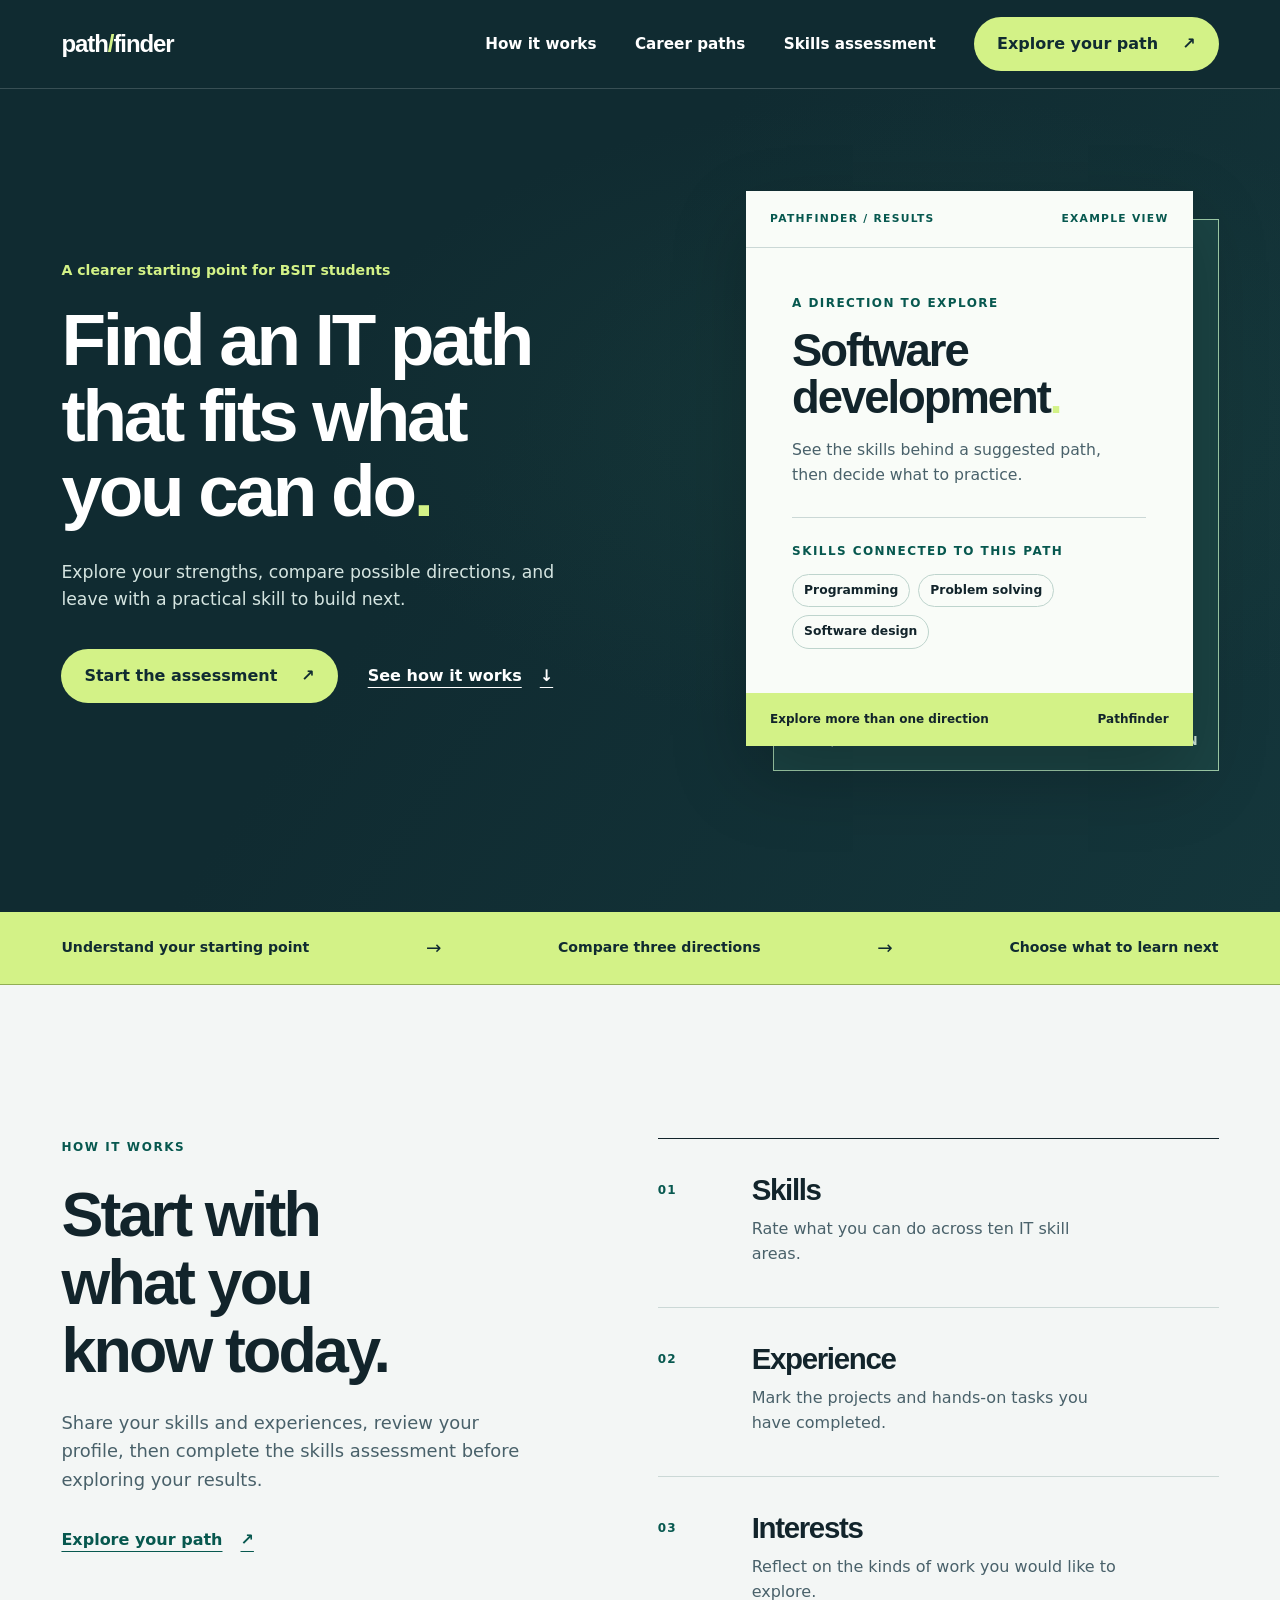
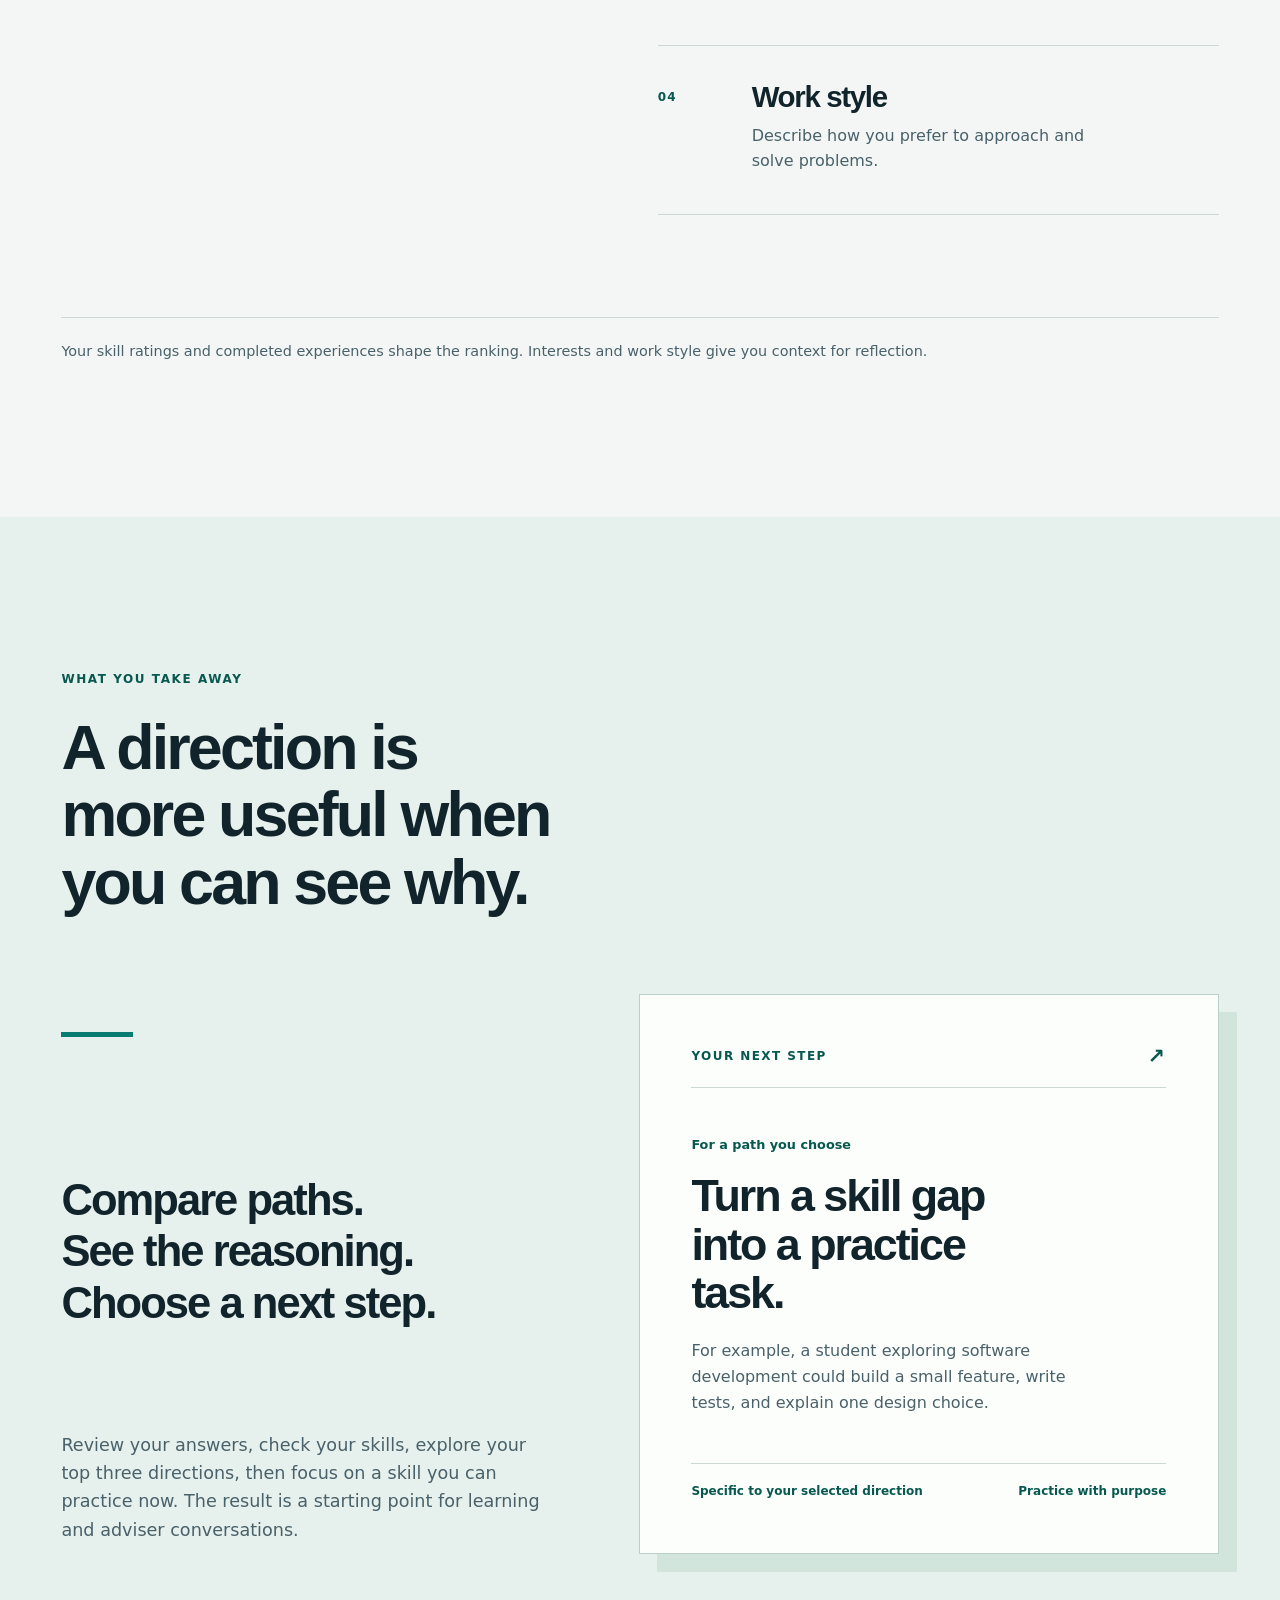
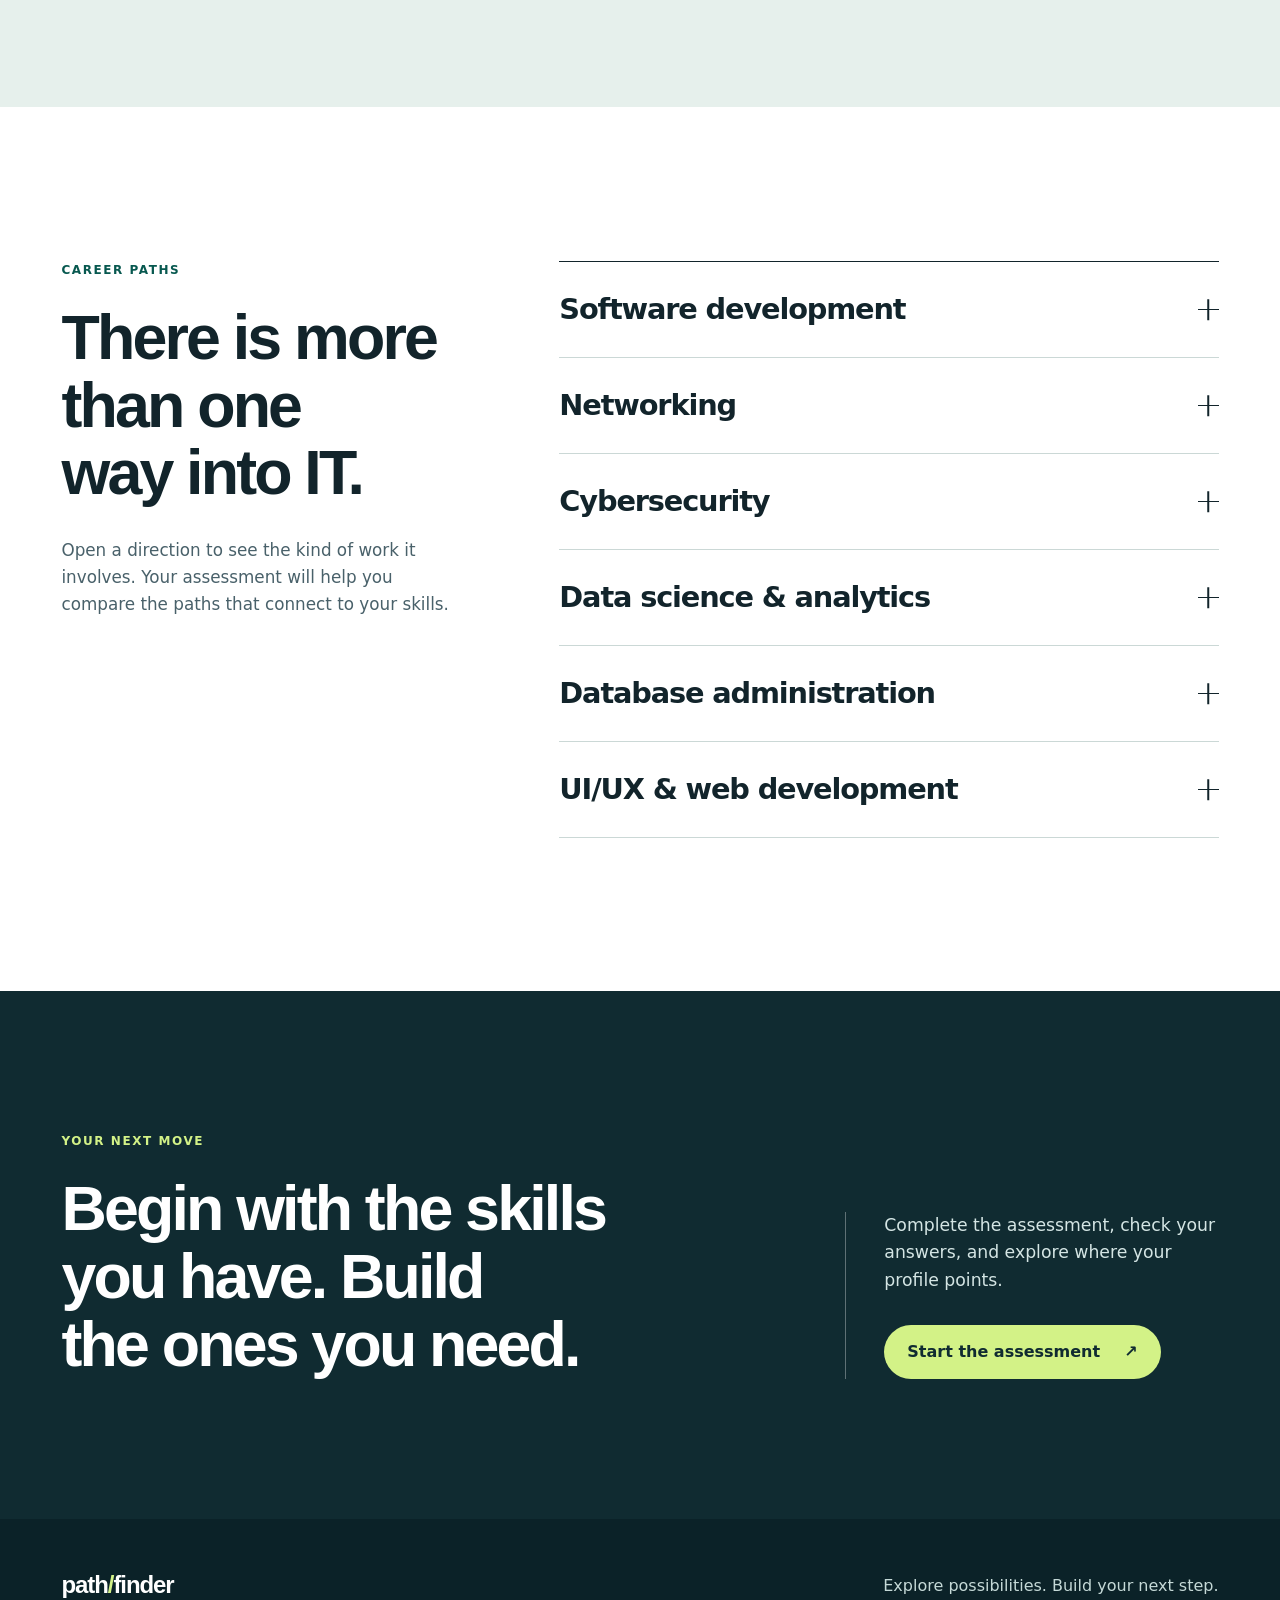
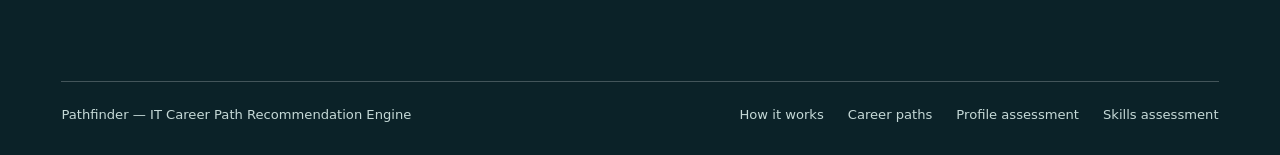
<file: index.html>
<!doctype html>
<html lang="en">
<head>
  <meta charset="utf-8">
  <meta name="viewport" content="width=device-width, initial-scale=1">
  <meta name="theme-color" content="#102b31">
  <meta name="description" content="Explore six IT career directions through your skills and experience. Pathfinder helps BSIT students compare possible paths and plan what to learn next.">
  <title>Pathfinder — Find your direction in IT</title>
  <link rel="stylesheet" href="landing.css">
  <script src="landing.js" defer></script>
</head>
<body>
  <a class="skip-link" href="#main">Skip to content</a>
  <header class="site-header" id="top">
    <nav class="container nav" aria-label="Main navigation">
      <a class="brand" href="#top" aria-label="Pathfinder home">path<span>/</span>finder</a>
      <button class="nav-toggle" type="button" aria-controls="nav-links" aria-expanded="false">Menu</button>
      <div class="nav-links" id="nav-links">
        <a href="#approach">How it works</a>
        <a href="#pathways">Career paths</a>
        <a href="skills-assessment.html">Skills assessment</a>
        <a class="button button-lime nav-cta" href="assessment.html">Explore your path <span aria-hidden="true">↗</span></a>
      </div>
    </nav>
  </header>
  <main id="main">
    <section class="hero" aria-labelledby="hero-title">
      <div class="container hero-grid">
        <div class="hero-copy">
          <p class="hero-overline">A clearer starting point for BSIT students</p>
          <h1 id="hero-title">Find an IT path that fits what you can do<span class="accent-period">.</span></h1>
          <p class="hero-lead">Explore your strengths, compare possible directions, and leave with a practical skill to build next.</p>
          <div class="hero-actions">
            <a class="button button-lime" href="assessment.html">Start the assessment <span aria-hidden="true">↗</span></a>
            <a class="text-link text-link-light" href="#approach">See how it works <span aria-hidden="true">↓</span></a>
          </div>
        </div>
        <div class="preview-wrap" aria-label="Illustration of a Pathfinder result">
          <div class="preview-back" aria-hidden="true"><span>path/finder</span><span>Explore with direction</span></div>
          <article class="result-preview">
            <div class="preview-topline"><span>Pathfinder / Results</span><span>Example view</span></div>
            <div class="preview-content">
              <p class="preview-caption">A direction to explore</p>
              <h2>Software<br>development<span class="accent-period">.</span></h2>
              <p class="preview-description">See the skills behind a suggested path, then decide what to practice.</p>
              <div class="preview-divider"></div>
              <p class="preview-list-title">Skills connected to this path</p>
              <ul class="preview-skills"><li>Programming</li><li>Problem solving</li><li>Software design</li></ul>
            </div>
            <div class="preview-footer"><span>Explore more than one direction</span><span>Pathfinder</span></div>
          </article>
        </div>
      </div>
    </section>
    <div class="journey-strip" aria-label="Pathfinder journey">
      <div class="container journey-inner"><span>Understand your starting point</span><span aria-hidden="true">→</span><span>Compare three directions</span><span aria-hidden="true">→</span><span>Choose what to learn next</span></div>
    </div>
    <section class="section approach" id="approach" aria-labelledby="approach-title">
      <div class="container approach-layout">
        <div class="approach-intro reveal">
          <p class="section-kicker">How it works</p>
          <h2 id="approach-title">Start with what you know today.</h2>
          <p>Share your skills and experiences, review your profile, then complete the skills assessment before exploring your results.</p>
          <a class="text-link" href="assessment.html">Explore your path <span aria-hidden="true">↗</span></a>
        </div>
        <div class="input-list">
          <article class="input-item reveal"><span class="input-index">01</span><div><h3>Skills</h3><p>Rate what you can do across ten IT skill areas.</p></div></article>
          <article class="input-item reveal"><span class="input-index">02</span><div><h3>Experience</h3><p>Mark the projects and hands-on tasks you have completed.</p></div></article>
          <article class="input-item reveal"><span class="input-index">03</span><div><h3>Interests</h3><p>Reflect on the kinds of work you would like to explore.</p></div></article>
          <article class="input-item reveal"><span class="input-index">04</span><div><h3>Work style</h3><p>Describe how you prefer to approach and solve problems.</p></div></article>
        </div>
      </div>
      <div class="container"><p class="approach-note">Your skill ratings and completed experiences shape the ranking. Interests and work style give you context for reflection.</p></div>
    </section>
    <section class="section outcome" aria-labelledby="outcome-title">
      <div class="container outcome-head reveal">
        <p class="section-kicker">What you take away</p>
        <h2 id="outcome-title">A direction is more useful when you can see why.</h2>
      </div>
      <div class="container outcome-layout">
        <div class="outcome-story reveal">
          <span class="story-rule" aria-hidden="true"></span>
          <h3>Compare paths.<br>See the reasoning.<br>Choose a next step.</h3>
          <p>Review your answers, check your skills, explore your top three directions, then focus on a skill you can practice now. The result is a starting point for learning and adviser conversations.</p>
        </div>
        <div class="outcome-sample reveal">
          <div class="sample-header"><span>Your next step</span><span aria-hidden="true">↗</span></div>
          <p class="sample-field">For a path you choose</p>
          <h3>Turn a skill gap into a practice task.</h3>
          <p>For example, a student exploring software development could build a small feature, write tests, and explain one design choice.</p>
          <div class="sample-bottom"><span>Specific to your selected direction</span><span>Practice with purpose</span></div>
        </div>
      </div>
    </section>
    <section class="section pathways" id="pathways" aria-labelledby="pathways-title">
      <div class="container pathways-layout">
        <div class="pathways-heading reveal">
          <p class="section-kicker">Career paths</p>
          <h2 id="pathways-title">There is more than one way into IT.</h2>
          <p>Open a direction to see the kind of work it involves. Your assessment will help you compare the paths that connect to your skills.</p>
        </div>
        <div class="pathway-list">
          <details class="pathway"><summary><span>Software development</span><span class="pathway-icon" aria-hidden="true"></span></summary><p>Build applications and services by designing, writing, testing, and improving code.</p></details>
          <details class="pathway"><summary><span>Networking</span><span class="pathway-icon" aria-hidden="true"></span></summary><p>Connect and maintain systems, diagnose connectivity issues, and design reliable infrastructure.</p></details>
          <details class="pathway"><summary><span>Cybersecurity</span><span class="pathway-icon" aria-hidden="true"></span></summary><p>Protect systems and information through risk assessment, monitoring, and secure practices.</p></details>
          <details class="pathway"><summary><span>Data science &amp; analytics</span><span class="pathway-icon" aria-hidden="true"></span></summary><p>Prepare, explore, and interpret data to answer questions and support decisions.</p></details>
          <details class="pathway"><summary><span>Database administration</span><span class="pathway-icon" aria-hidden="true"></span></summary><p>Organize, protect, and maintain data systems so information stays usable and reliable.</p></details>
          <details class="pathway"><summary><span>UI/UX &amp; web development</span><span class="pathway-icon" aria-hidden="true"></span></summary><p>Shape usable digital experiences through research, interface design, and web implementation.</p></details>
        </div>
      </div>
    </section>
    <section class="start" id="start" aria-labelledby="start-title">
      <div class="container start-layout">
        <div class="reveal"><p class="section-kicker">Your next move</p><h2 id="start-title">Begin with the skills you have. Build the ones you need.</h2></div>
        <div class="start-action reveal"><p>Complete the assessment, check your answers, and explore where your profile points.</p><a class="button button-lime" href="assessment.html">Start the assessment <span aria-hidden="true">↗</span></a></div>
      </div>
    </section>
  </main>
  <footer class="site-footer">
    <div class="container footer-top"><a class="brand" href="#top">path<span>/</span>finder</a><p>Explore possibilities. Build your next step.</p></div>
    <div class="container footer-bottom"><span>Pathfinder — IT Career Path Recommendation Engine</span><div><a href="#approach">How it works</a><a href="#pathways">Career paths</a><a href="assessment.html">Profile assessment</a><a href="skills-assessment.html">Skills assessment</a></div></div>
  </footer>
</body>
</html>
</file>
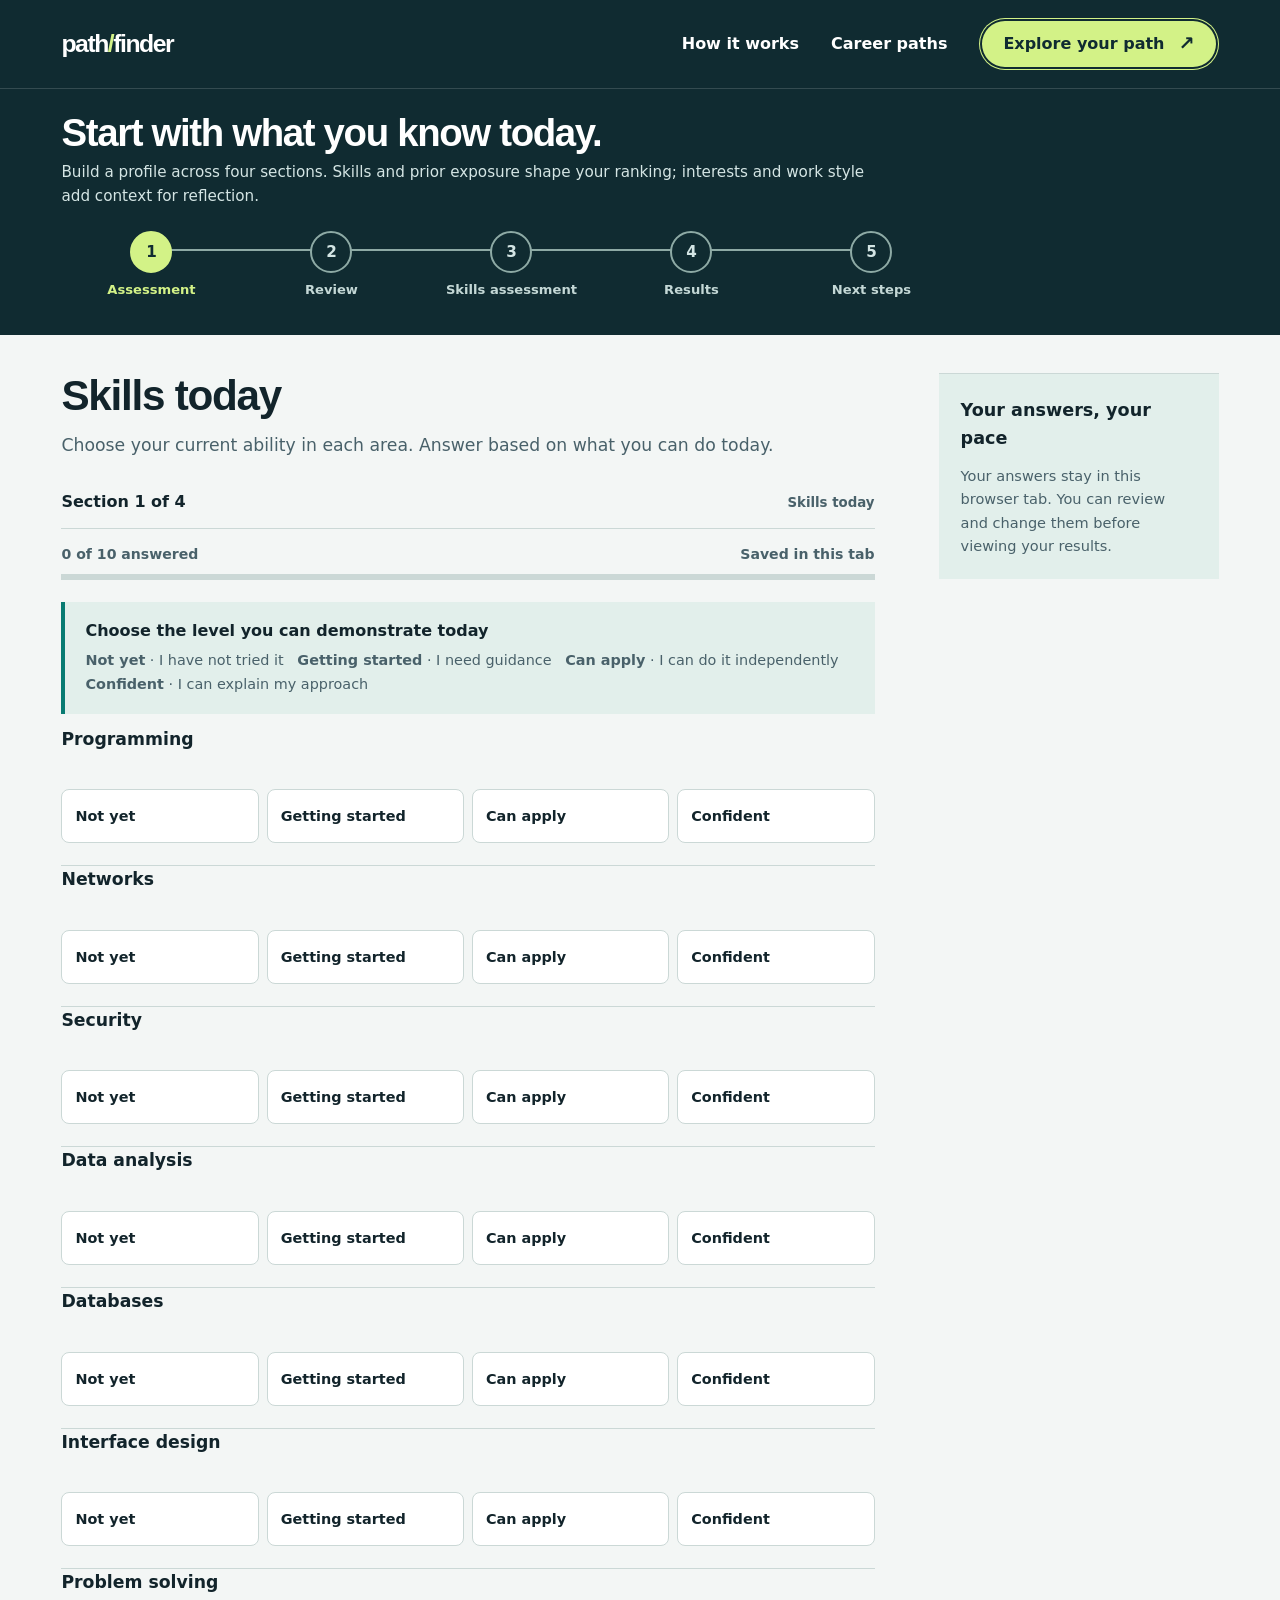
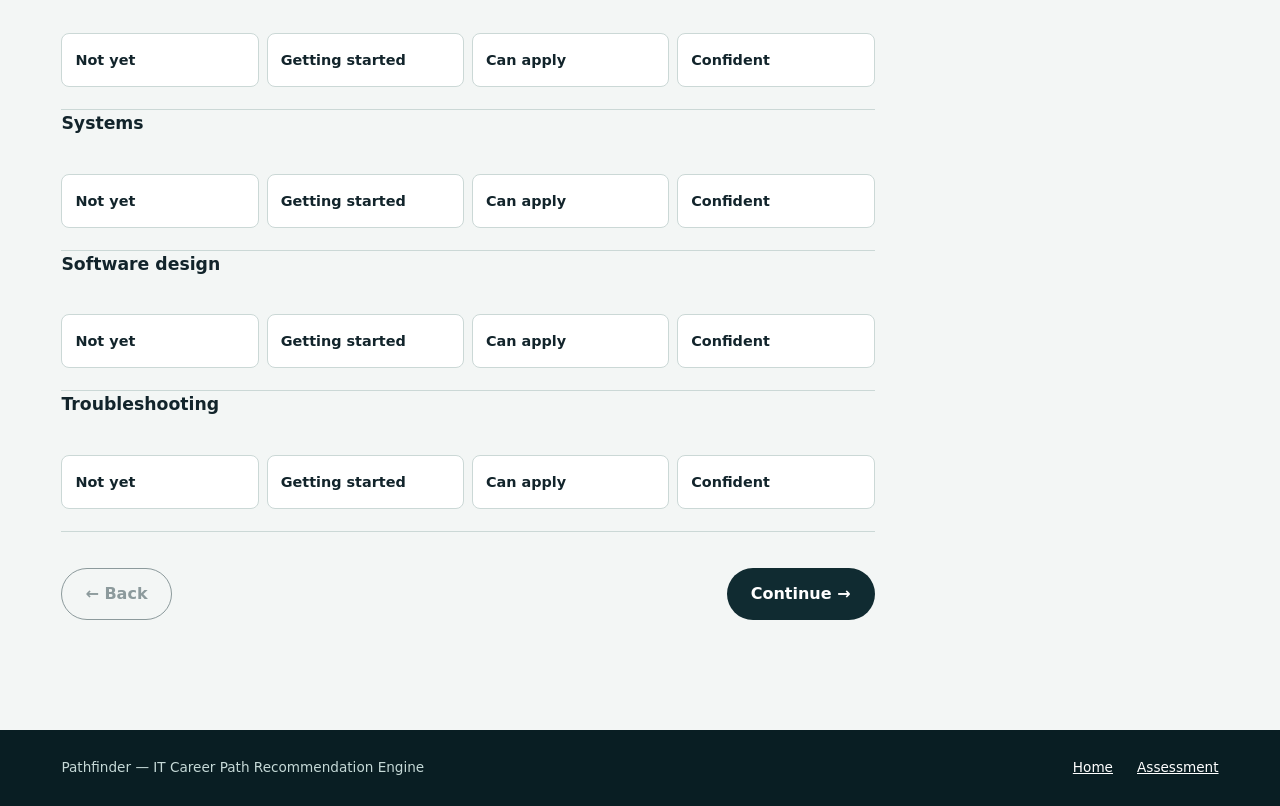
<file: assessment.html>
<!doctype html><html lang="en"><head><meta charset="utf-8"><meta name="viewport" content="width=device-width, initial-scale=1"><meta name="theme-color" content="#102b31"><title>Assessment — Pathfinder</title><link rel="stylesheet" href="student.css"></head><body data-page="assessment"><a class="skip" href="#main">Skip to content</a><header class="site-header"><nav class="nav container" aria-label="Main navigation"><a class="brand" href="index.html">path<span class="brand-mark">/</span>finder</a><button class="nav-toggle" type="button" aria-expanded="false" aria-controls="nav-links">Menu</button><div class="nav-links" id="nav-links"><a href="index.html#approach">How it works</a><a href="index.html#pathways">Career paths</a><a class="button button-primary" href="assessment.html" aria-current="page">Explore your path <span class="arrow" aria-hidden="true">↗</span></a></div></nav></header><main id="main"><section class="flow-top"><div class="container"><h1>Start with what you know today.</h1><p>Build a profile across four sections. Skills and prior exposure shape your ranking; interests and work style add context for reflection.</p><div class="flow-nav" aria-label="Progress"><span class="active">Assessment</span><span>Review</span><span>Results</span><span>Next steps</span></div></div></section><div class="container layout"><section class="main-panel" aria-labelledby="page-heading"><h2 class="page-title" id="page-heading">Your assessment</h2><p class="lede" id="step-lead"></p><div id="assessment-content"></div></section><aside class="sidebar"><h2>Your answers, your pace</h2><p>Your answers stay in this browser tab. You can review and change them before viewing your results.</p></aside></div></main><footer class="footer"><div class="container footer-bottom"><span>Pathfinder — IT Career Path Recommendation Engine</span><div class="footer-links"><a href="index.html">Home</a><a href="assessment.html">Assessment</a></div></div></footer><script src="student.js" defer></script></body></html>
</file>
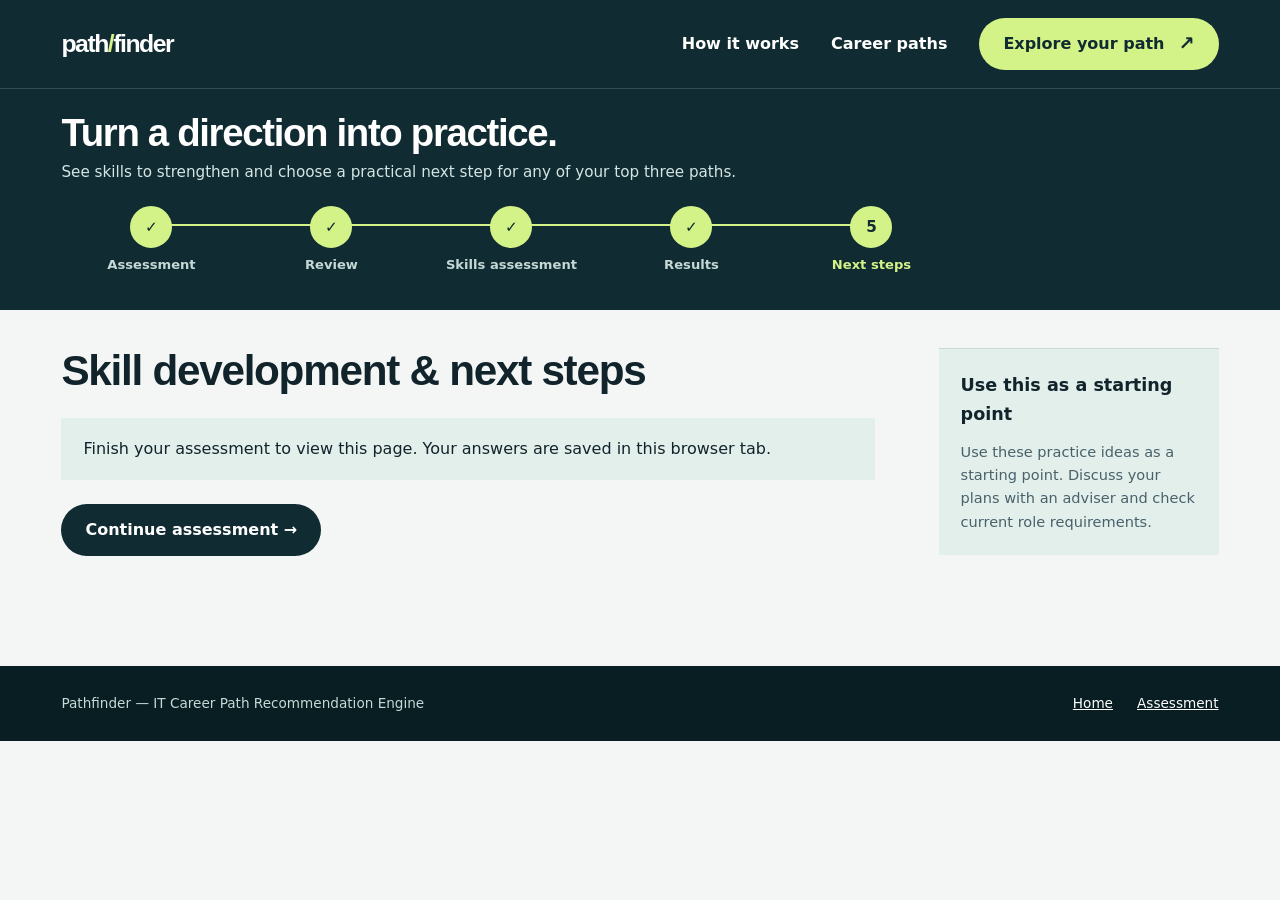
<file: next-steps.html>
<!doctype html><html lang="en"><head><meta charset="utf-8"><meta name="viewport" content="width=device-width, initial-scale=1"><meta name="theme-color" content="#102b31"><title>Skill development and next steps — Pathfinder</title><link rel="stylesheet" href="student.css"></head><body data-page="next"><a class="skip" href="#main">Skip to content</a><header class="site-header"><nav class="nav container" aria-label="Main navigation"><a class="brand" href="index.html">path<span class="brand-mark">/</span>finder</a><button class="nav-toggle" type="button" aria-expanded="false" aria-controls="nav-links">Menu</button><div class="nav-links" id="nav-links"><a href="index.html#approach">How it works</a><a href="index.html#pathways">Career paths</a><a class="button button-primary" href="assessment.html">Explore your path <span class="arrow" aria-hidden="true">↗</span></a></div></nav></header><main id="main"><section class="flow-top"><div class="container"><h1>Turn a direction into practice.</h1><p>See skills to strengthen and choose a practical next step for any of your top three paths.</p><div class="flow-nav" aria-label="Progress"><a href="assessment.html">Assessment</a><a href="review.html">Review</a><a href="results.html">Results</a><span class="active">Next steps</span></div></div></section><div class="container layout"><section class="main-panel" aria-labelledby="page-heading"><h2 class="page-title" id="page-heading">Skill development &amp; next steps</h2><div id="next-content"></div></section><aside class="sidebar"><h2>Use this as a starting point</h2><p>Use these practice ideas as a starting point. Discuss your plans with an adviser and check current role requirements.</p></aside></div></main><footer class="footer"><div class="container footer-bottom"><span>Pathfinder — IT Career Path Recommendation Engine</span><div class="footer-links"><a href="index.html">Home</a><a href="assessment.html">Assessment</a></div></div></footer><script src="student.js" defer></script></body></html>
</file>
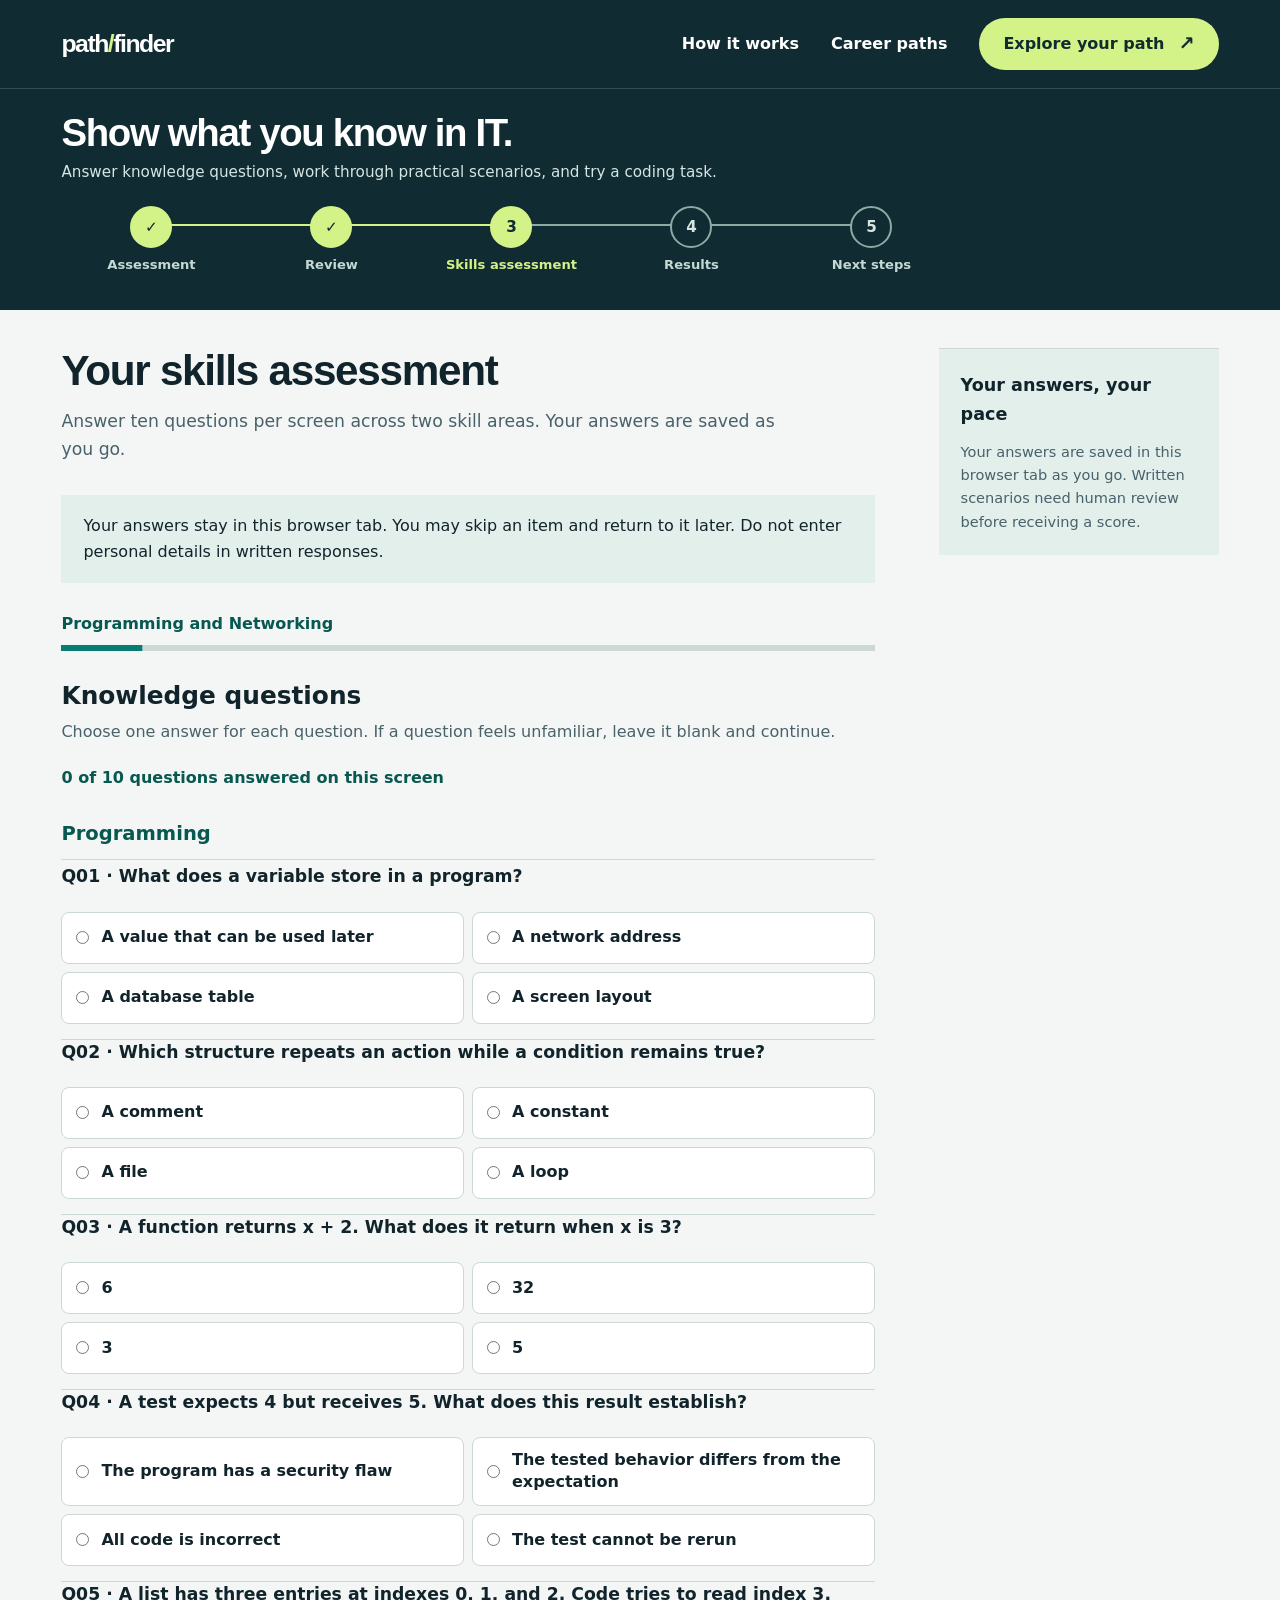
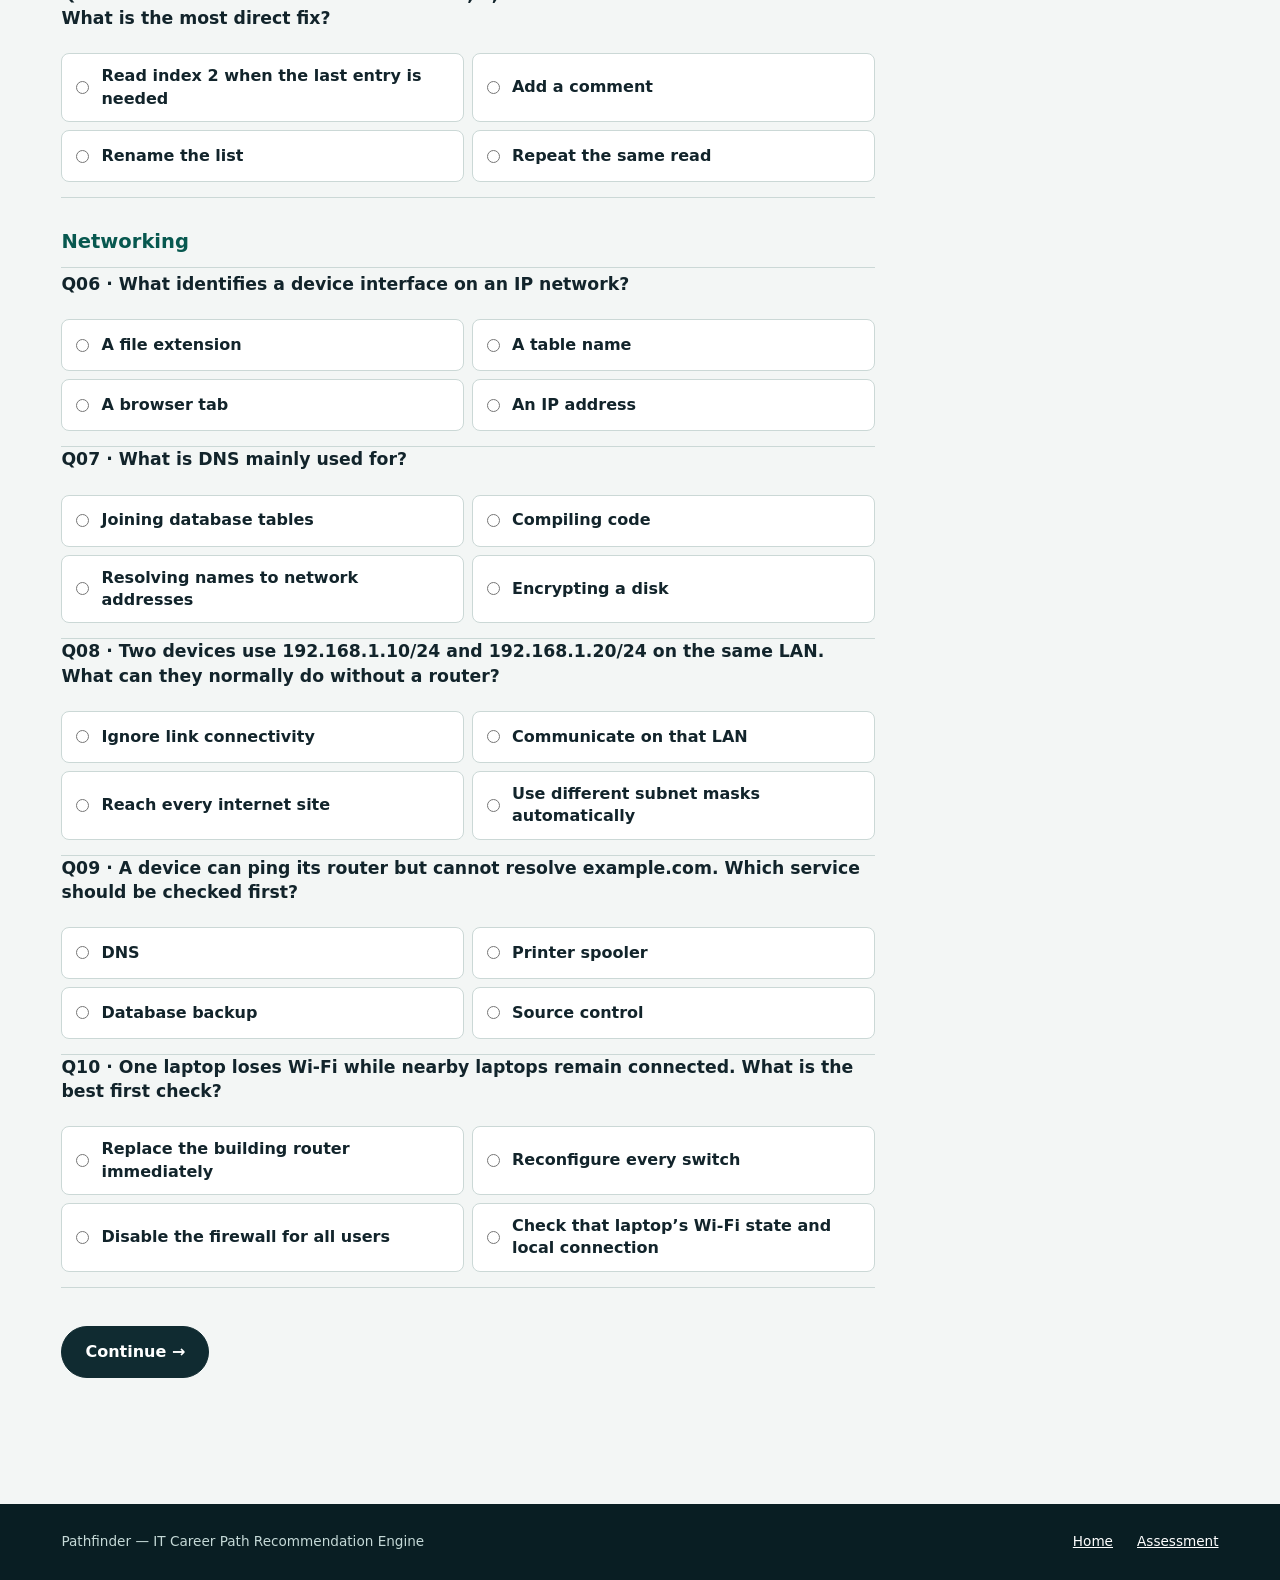
<file: research-pilot.html>
<!doctype html>
<html lang="en"><head><meta charset="utf-8"><meta http-equiv="refresh" content="0; url=skills-assessment.html"><title>Skills assessment moved — Pathfinder</title></head><body><p>The skills assessment is now at <a href="skills-assessment.html">skills-assessment.html</a>.</p></body></html>
</file>
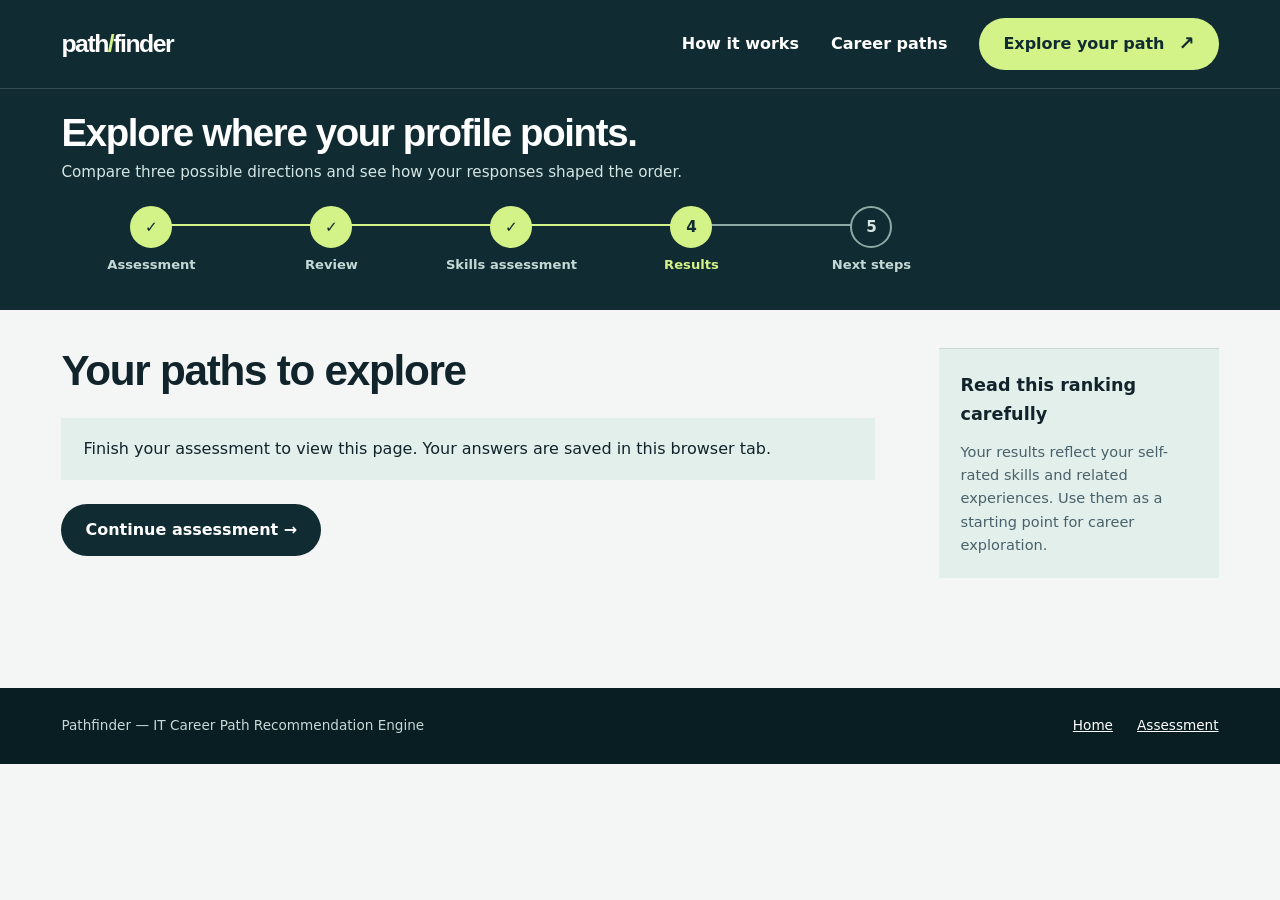
<file: results.html>
<!doctype html><html lang="en"><head><meta charset="utf-8"><meta name="viewport" content="width=device-width, initial-scale=1"><meta name="theme-color" content="#102b31"><title>Your results — Pathfinder</title><link rel="stylesheet" href="student.css"></head><body data-page="results"><a class="skip" href="#main">Skip to content</a><header class="site-header"><nav class="nav container" aria-label="Main navigation"><a class="brand" href="index.html">path<span class="brand-mark">/</span>finder</a><button class="nav-toggle" type="button" aria-expanded="false" aria-controls="nav-links">Menu</button><div class="nav-links" id="nav-links"><a href="index.html#approach">How it works</a><a href="index.html#pathways">Career paths</a><a class="button button-primary" href="assessment.html">Explore your path <span class="arrow" aria-hidden="true">↗</span></a></div></nav></header><main id="main"><section class="flow-top"><div class="container"><h1>Explore where your profile points.</h1><p>Compare three possible directions and see how your responses shaped the order.</p><div class="flow-nav" aria-label="Progress"><a href="assessment.html">Assessment</a><a href="review.html">Review</a><span class="active">Results</span><span>Next steps</span></div></div></section><div class="container layout"><section class="main-panel" aria-labelledby="page-heading"><h2 class="page-title" id="page-heading">Your paths to explore</h2><div id="results-content"></div></section><aside class="sidebar"><h2>Read this ranking carefully</h2><p>Your results reflect your self-rated skills and related experiences. Use them as a starting point for career exploration.</p></aside></div></main><footer class="footer"><div class="container footer-bottom"><span>Pathfinder — IT Career Path Recommendation Engine</span><div class="footer-links"><a href="index.html">Home</a><a href="assessment.html">Assessment</a></div></div></footer><script src="student.js" defer></script></body></html>
</file>
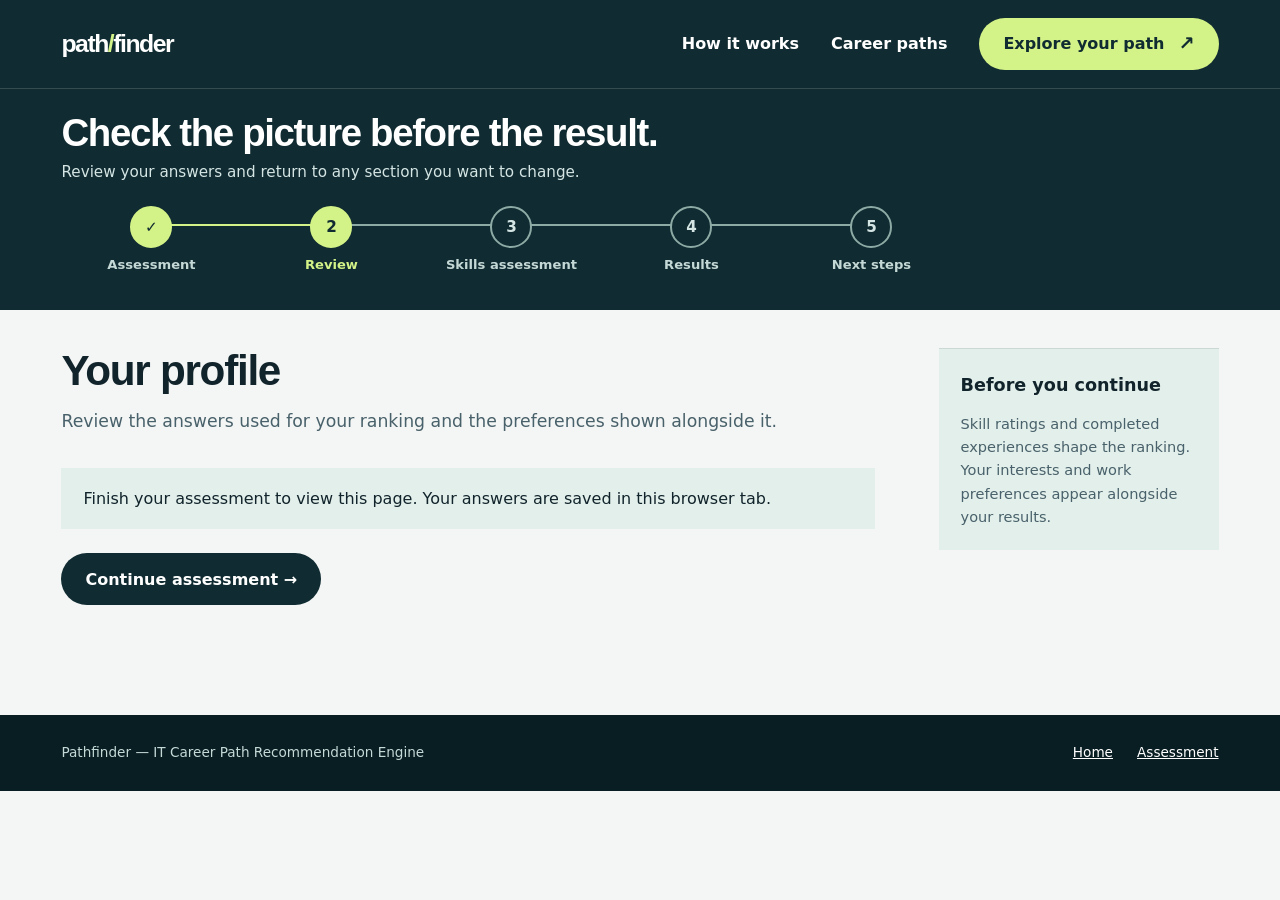
<file: review.html>
<!doctype html><html lang="en"><head><meta charset="utf-8"><meta name="viewport" content="width=device-width, initial-scale=1"><meta name="theme-color" content="#102b31"><title>Review your profile — Pathfinder</title><link rel="stylesheet" href="student.css"></head><body data-page="review"><a class="skip" href="#main">Skip to content</a><header class="site-header"><nav class="nav container" aria-label="Main navigation"><a class="brand" href="index.html">path<span class="brand-mark">/</span>finder</a><button class="nav-toggle" type="button" aria-expanded="false" aria-controls="nav-links">Menu</button><div class="nav-links" id="nav-links"><a href="index.html#approach">How it works</a><a href="index.html#pathways">Career paths</a><a class="button button-primary" href="assessment.html">Explore your path <span class="arrow" aria-hidden="true">↗</span></a></div></nav></header><main id="main"><section class="flow-top"><div class="container"><h1>Check the picture before the result.</h1><p>Review your answers and return to any section you want to change.</p><div class="flow-nav" aria-label="Progress"><a href="assessment.html">Assessment</a><span class="active">Review</span><span>Results</span><span>Next steps</span></div></div></section><div class="container layout"><section class="main-panel" aria-labelledby="page-heading"><h2 class="page-title" id="page-heading">Your profile</h2><p class="lede">Review the answers used for your ranking and the preferences shown alongside it.</p><div id="review-content"></div></section><aside class="sidebar"><h2>Before you continue</h2><p>Skill ratings and completed experiences shape the ranking. Your interests and work preferences appear alongside your results.</p></aside></div></main><footer class="footer"><div class="container footer-bottom"><span>Pathfinder — IT Career Path Recommendation Engine</span><div class="footer-links"><a href="index.html">Home</a><a href="assessment.html">Assessment</a></div></div></footer><script src="student.js" defer></script></body></html>
</file>
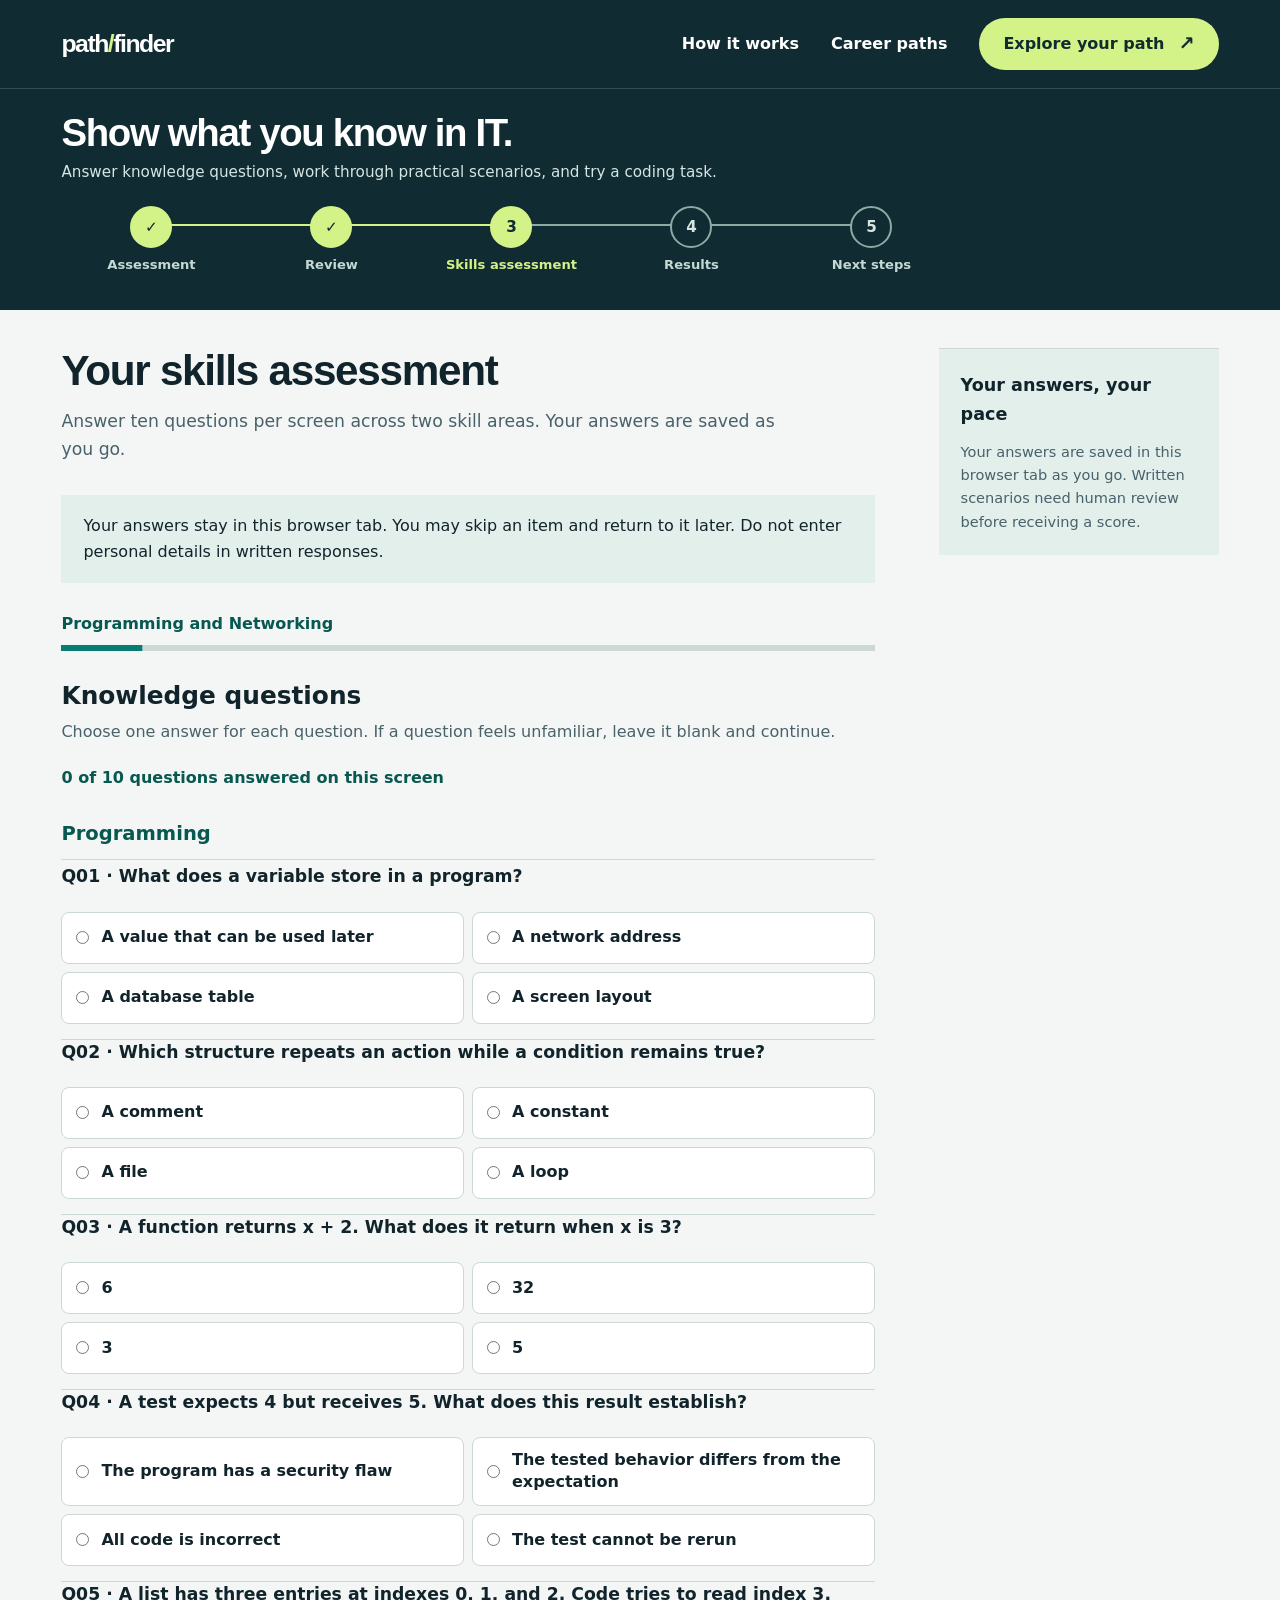
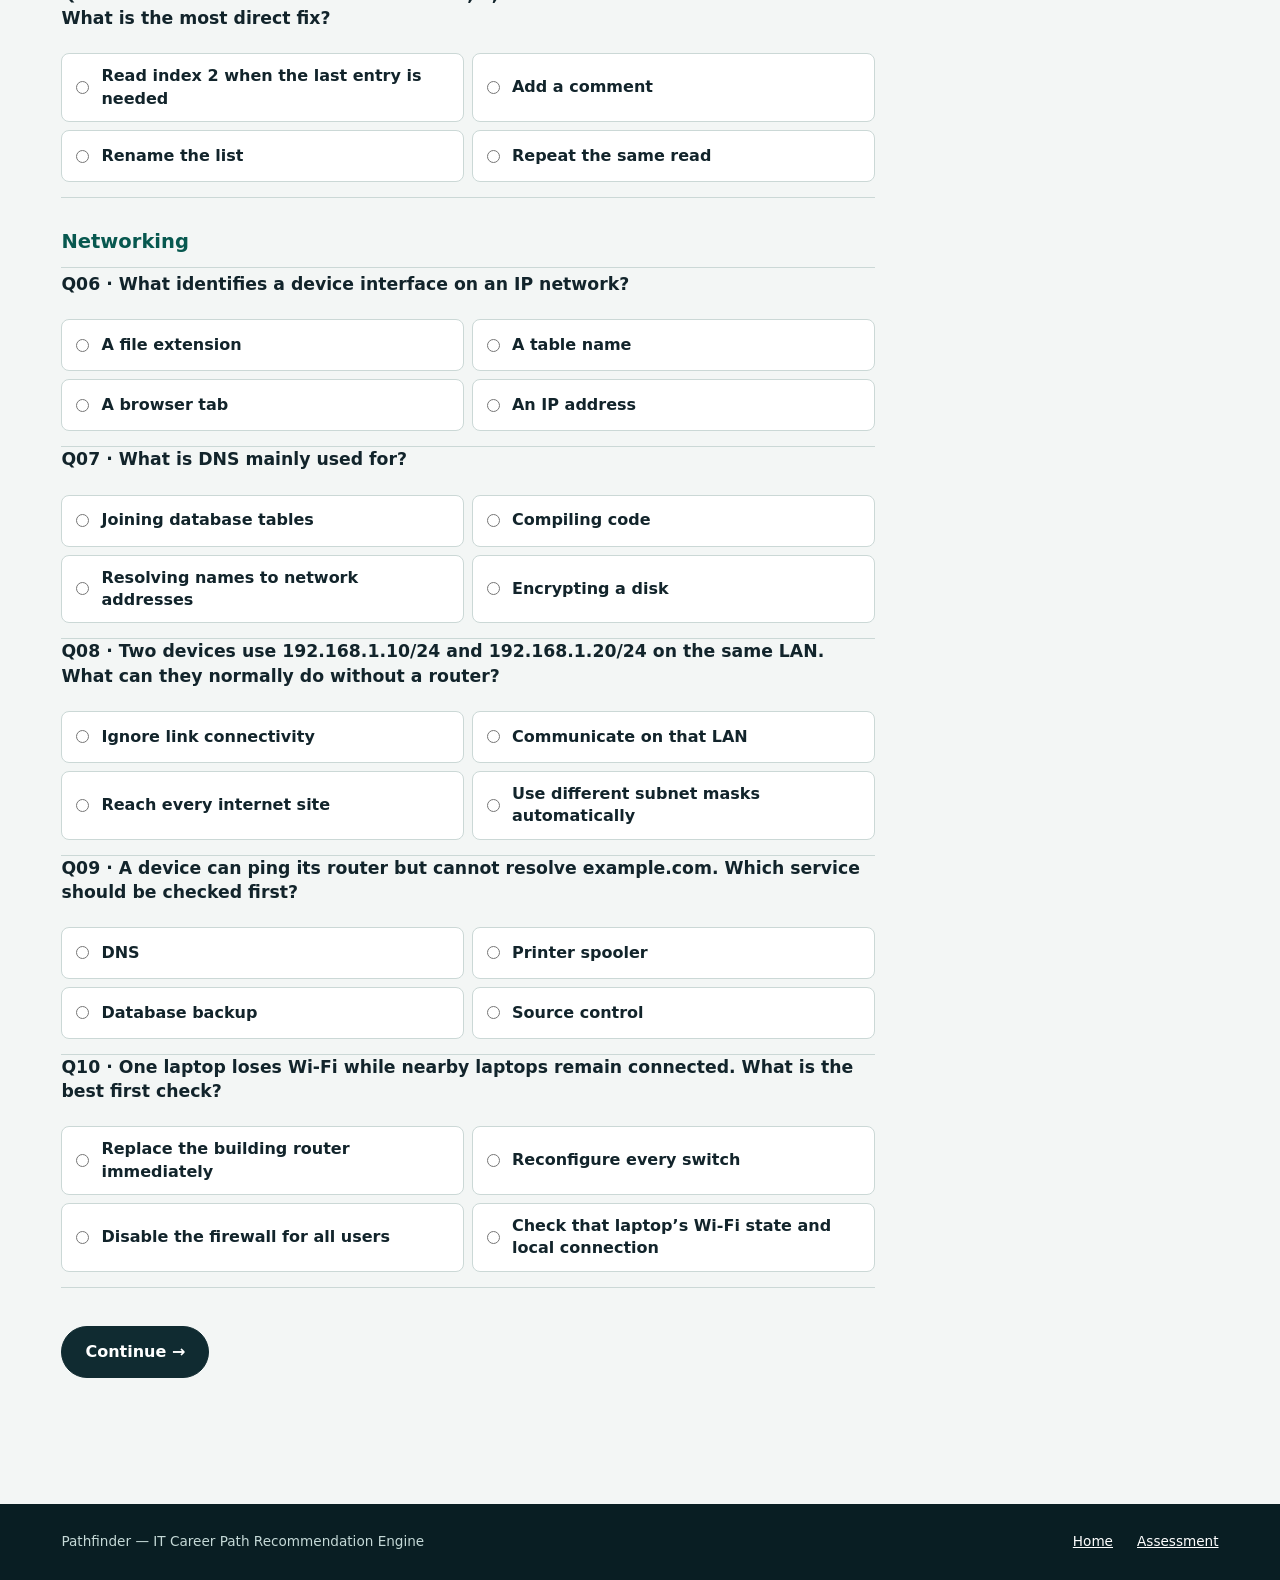
<file: skills-assessment.html>
<!doctype html>
<html lang="en">
<head>
  <meta charset="utf-8">
  <meta name="viewport" content="width=device-width, initial-scale=1">
  <meta name="theme-color" content="#102b31">
  <title>Skills assessment — Pathfinder</title>
  <link rel="stylesheet" href="student.css">
  <link rel="stylesheet" href="skills-assessment.css">
</head>
<body>
  <a href="#main" class="skip">Skip to content</a>
  <header class="site-header"><nav class="nav container" aria-label="Main navigation"><a class="brand" href="index.html">path<span class="brand-mark">/</span>finder</a><button class="nav-toggle" type="button" aria-expanded="false" aria-controls="nav-links">Menu</button><div class="nav-links" id="nav-links"><a href="index.html#approach">How it works</a><a href="index.html#pathways">Career paths</a><a class="button button-primary" href="assessment.html">Explore your path <span class="arrow" aria-hidden="true">↗</span></a></div></nav></header>
  <main id="main">
    <section class="flow-top"><div class="container"><h1>Show what you know in IT.</h1><p>Answer knowledge questions, work through practical scenarios, and try a coding task.</p><div class="flow-nav" aria-label="Progress"><a href="assessment.html">Assessment</a><a href="review.html">Review</a><span class="active" aria-current="step">Skills assessment</span><a href="results.html">Results</a><a href="next-steps.html">Next steps</a></div></div></section>
    <div class="container layout"><section class="main-panel" aria-labelledby="page-heading"><h2 class="page-title" id="page-heading">Your skills assessment</h2><p class="lede">Answer ten questions per screen across two skill areas. Your answers are saved as you go.</p><div class="notice"><p>Your answers stay in this browser tab. You may skip an item and return to it later. Do not enter personal details in written responses.</p></div>
    <div class="assessment-stage" aria-live="polite"><p id="stage-label">Loading assessment…</p><div class="assessment-track" aria-hidden="true"><div id="stage-fill"></div></div></div>
    <form id="pilot-form">
      <section aria-labelledby="quiz-heading">
        <h2 id="quiz-heading">Knowledge questions</h2>
        <p>Choose one answer for each question. If a question feels unfamiliar, leave it blank and continue.</p>
        <p id="quiz-progress" role="status">Loading questions…</p>
        <div id="quiz"></div>
      </section>
      <section aria-labelledby="tasks-heading">
        <h2 id="tasks-heading">Practical scenarios</h2>
        <p>Explain your reasoning in your own words. You do not need to write code or use external tools.</p>
        <div id="tasks"></div>
      </section>
      <section aria-labelledby="coding-heading">
        <h2 id="coding-heading">JavaScript coding task</h2>
        <p>Write a function named <code>larger(a, b)</code> that returns the larger number. If the numbers are equal, return that number. Edit the starter code, then run the sample checks. You can retry as often as you like.</p>
        <label for="code-editor">Your JavaScript code</label>
        <textarea class="code" id="code-editor" spellcheck="false" autocapitalize="off" autocomplete="off" autocorrect="off"></textarea>
        <div class="actions">
          <button type="button" id="run-code">Run sample checks</button>
          <button type="button" class="secondary" id="reset-code">Reset starter code</button>
        </div>
        <p id="code-status" role="status" aria-live="polite"></p>
        <pre id="code-output" aria-label="Sample check results">Run your code to see sample results.</pre>
        <p class="muted">The sample checks show whether your code produced the expected outputs. Your code is saved in this tab.</p>
      </section>
      <section aria-labelledby="feedback-heading">
        <h2 id="feedback-heading">Assessment feedback</h2>
        <label for="unclear">Which question or task was unclear? Include its ID if possible.</label>
        <textarea class="short" id="unclear"></textarea>
        <label for="feedback">What would make this assessment easier to understand or complete?</label>
        <textarea class="short" id="feedback"></textarea>
      </section>
      <section aria-labelledby="evidence-heading">
        <h2 id="evidence-heading">Review your saved work</h2>
        <p>Check what this browser tab has saved before downloading your responses. You can return to any part above and edit it.</p>
        <ul id="evidence-summary"></ul>
        <p class="muted">This summary shows what was saved. Your career ranking is currently based on your profile answers and completed experiences.</p>
      </section>
      <div class="actions">
        <button type="button" id="view-feedback">See my skill results</button>
        <button type="button" class="secondary" id="download">Download my responses</button>
      </div>
      <p class="muted">Downloading is optional. The file contains your responses and an anonymous code. Share it only if you choose to.</p>
      <section id="practice-feedback" aria-labelledby="practice-feedback-heading" hidden tabindex="-1">
        <h2 id="practice-feedback-heading">Your skill results</h2>
        <p id="feedback-overview"></p>
        <ul class="result-grid" id="domain-feedback"></ul>
        <p id="written-feedback"></p>
        <p id="coding-feedback"></p>
        <p class="muted">These are correct-answer counts for the current questions. Written scenarios need human review. Your career ranking currently uses your profile ratings and completed experiences.</p>
      </section>
      <div class="actions"><a class="button-link" href="review.html">← Review profile</a><a class="button-link" href="results.html">Continue to career results →</a></div>
      <div class="assessment-pager" id="assessment-pager"><button type="button" class="secondary" id="stage-back">← Back</button><button type="button" id="stage-next">Continue →</button></div>
    </form>
    </section><aside class="sidebar"><h2>Your answers, your pace</h2><p>Your answers are saved in this browser tab as you go. Written scenarios need human review before receiving a score.</p></aside></div>
  </main>
  <footer class="footer"><div class="container footer-bottom"><span>Pathfinder — IT Career Path Recommendation Engine</span><div class="footer-links"><a href="index.html">Home</a><a href="assessment.html">Assessment</a></div></div></footer>
  <script defer src="skills-assessment.js" onerror="document.getElementById('quiz-progress').textContent='Questions could not load. Refresh this page or open it from the local server.'"></script>
  <script defer src="skills-navigation.js"></script>
</body>
</html>
</file>
<file: landing.css>
:root {
  --ink: #12242b;
  --dark: #102b31;
  --dark-deep: #0b2228;
  --paper: #f3f6f5;
  --white: #fff;
  --teal: #087b72;
  --teal-dark: #07584f;
  --muted: #49616a;
  --line: #cbd8d6;
  --pale: #e2efeb;
  --lime: #d3f287;
  --ease: cubic-bezier(.2,.8,.2,1);
  --gutter: clamp(20px, 4.8vw, 76px);
}
* { box-sizing: border-box; }
html { scroll-behavior: smooth; }
body { margin: 0; background: var(--paper); color: var(--ink); font: 16px/1.6 "Segoe UI Variable", "Avenir Next", system-ui, sans-serif; -webkit-font-smoothing: antialiased; }
button { font: inherit; cursor: pointer; }
a { color: inherit; }
main { overflow: clip; }
h1, h2, h3, p { margin-top: 0; }
h1, h2, h3, .brand { font-family: "Avenir Next", "Trebuchet MS", sans-serif; letter-spacing: -.045em; }
::selection { background: var(--lime); color: var(--dark); }
:focus-visible { outline: 3px solid var(--teal); outline-offset: 4px; }
.container { width: min(calc(100% - 2 * var(--gutter)), 1440px); margin-inline: auto; }
.skip-link { position: absolute; left: 12px; top: -72px; z-index: 1002; padding: 10px 14px; background: var(--lime); color: var(--ink); }
.skip-link:focus { top: 12px; }
.button { display: inline-flex; align-items: center; justify-content: center; gap: 24px; min-height: 54px; padding: 12px 22px; border: 1px solid transparent; border-radius: 100px; text-decoration: none; font-weight: 750; line-height: 1.2; white-space: nowrap; transition: transform .22s var(--ease), background .22s var(--ease); }
.button:hover { transform: translateY(-3px); }
.button:active { transform: translateY(0) scale(.98); }
.button-lime { background: var(--lime); color: var(--dark); }
.button-lime:hover { background: #e3f8b0; }
.text-link { display: inline-flex; gap: 18px; align-items: center; width: fit-content; font-weight: 750; text-decoration-thickness: 1px; text-underline-offset: 6px; }
.text-link span { transition: transform .25s var(--ease); }
.text-link:hover span { transform: translate(3px,-3px); }
.text-link-light { color: var(--white); }

.site-header { position: relative; z-index: 30; background: var(--dark); color: var(--white); border-bottom: 1px solid #ffffff2b; }
.nav { min-height: 88px; display: flex; align-items: center; justify-content: space-between; gap: 28px; }
.brand { color: var(--white); font-size: 1.5rem; font-weight: 800; text-decoration: none; white-space: nowrap; line-height: 1; }
.brand span { color: var(--lime); }
.nav-links { display: flex; align-items: center; gap: clamp(20px,3vw,44px); }
.nav-links > a:not(.button) { font-size: .95rem; text-decoration: none; font-weight: 650; }
.nav-links > a:not(.button):hover { text-decoration: underline; text-underline-offset: 6px; }
.nav-toggle { display: none; min-height: 44px; padding: 8px 14px; color: var(--white); background: transparent; border: 1px solid #ffffff83; border-radius: 8px; }

.hero { position: relative; isolation: isolate; color: var(--white); background: var(--dark); padding: clamp(76px,8vw,124px) 0 clamp(108px,11vw,170px); }
.hero::before { content: ""; position: absolute; inset: 0; z-index: -1; pointer-events: none; background: radial-gradient(ellipse at 72% 40%, #24564b40, transparent 46%), linear-gradient(125deg, #102b31 40%, #14363b); }
.hero-grid { display: grid; grid-template-columns: minmax(0,1.12fr) minmax(0,.88fr); align-items: center; gap: clamp(44px,6.5vw,104px); }
.hero-copy { position: relative; z-index: 1; }
.hero-overline { margin: 0 0 20px; color: var(--lime); font-size: .88rem; font-weight: 800; letter-spacing: 0; }
.hero h1 { max-width: 13ch; margin: 0 0 30px; font-size: clamp(3.35rem,5.7vw,6rem); font-weight: 760; line-height: 1.04; text-wrap: balance; }
.accent-period { color: var(--teal); }
.hero .accent-period { color: var(--lime); }
.hero-lead { max-width: 49ch; color: #d5e5e1; font-size: clamp(1.05rem,1.35vw,1.28rem); line-height: 1.55; margin-bottom: 36px; }
.hero-actions { display: flex; align-items: center; gap: 30px; flex-wrap: wrap; }
.preview-wrap { position: relative; padding: 0 26px 25px 0; }
.preview-back { position: absolute; inset: 28px 0 0 27px; border: 1px solid #9ecca8; background: #1b4444; padding: 19px; display: flex; justify-content: space-between; align-items: flex-end; gap: 12px; color: #d0e8da; font-size: .75rem; font-weight: 750; letter-spacing: .09em; text-transform: uppercase; }
.result-preview { position: relative; background: #f9fcf8; color: var(--ink); box-shadow: 0 30px 70px #00000038; }
.preview-topline { display: flex; justify-content: space-between; gap: 16px; padding: 19px 24px; border-bottom: 1px solid var(--line); color: var(--teal-dark); font-size: .67rem; font-weight: 850; letter-spacing: .12em; text-transform: uppercase; }
.preview-content { padding: clamp(32px,3.6vw,56px) clamp(27px,3.6vw,52px) clamp(30px,3.4vw,50px); }
.preview-caption, .preview-list-title { color: var(--teal-dark); font-size: .75rem; font-weight: 850; letter-spacing: .12em; text-transform: uppercase; }
.preview-caption { margin-bottom: 14px; }
.preview-content h2 { margin-bottom: 16px; font-size: clamp(2.35rem,3.55vw,4.2rem); font-weight: 760; line-height: 1.04; }
.preview-description { color: var(--muted); max-width: 33ch; margin-bottom: 30px; font-size: .98rem; }
.preview-divider { height: 1px; background: var(--line); margin-bottom: 24px; }
.preview-list-title { margin-bottom: 12px; }
.preview-skills { display: flex; flex-wrap: wrap; gap: 8px; list-style: none; padding: 0; margin: 0; }
.preview-skills li { border: 1px solid #bed4cd; padding: 6px 11px; border-radius: 100px; color: var(--ink); font-size: .77rem; font-weight: 700; white-space: nowrap; }
.preview-footer { display: flex; justify-content: space-between; align-items: center; gap: 12px; background: var(--lime); padding: 17px 24px; font-size: .75rem; font-weight: 800; }
.preview-footer span:last-child { font-size: .75rem; }

.journey-strip { background: var(--lime); color: var(--dark); border-bottom: 1px solid #91ae54; }
.journey-inner { display: flex; justify-content: space-between; align-items: center; gap: 20px; min-height: 72px; font-size: .88rem; font-weight: 750; }
.journey-inner span:nth-child(even) { font-size: 1.15rem; font-weight: 500; }
.section { padding: clamp(100px,12vw,176px) 0; scroll-margin-top: 24px; }
.section-kicker { color: var(--teal-dark); font-size: .75rem; font-weight: 850; letter-spacing: .13em; text-transform: uppercase; margin-bottom: 24px; }
.section h2, .start h2 { font-size: clamp(2.6rem,4.9vw,5rem); font-weight: 760; line-height: 1.08; text-wrap: balance; }
.approach { background: var(--paper); }
.approach-layout { display: grid; grid-template-columns: minmax(0,.91fr) minmax(0,1.09fr); gap: clamp(56px,10vw,160px); align-items: start; }
.approach-intro { position: sticky; top: 48px; }
.approach h2 { max-width: 10ch; margin-bottom: 24px; }
.approach-intro > p:not(.section-kicker) { max-width: 42ch; color: var(--muted); font-size: 1.12rem; margin-bottom: 32px; }
.approach .text-link { color: var(--teal-dark); }
.input-list { border-top: 1px solid var(--ink); }
.input-item { display: grid; grid-template-columns: 72px 1fr; gap: 22px; padding: 34px 4px 40px 0; border-bottom: 1px solid var(--line); }
.input-index { color: var(--teal-dark); font-size: .75rem; font-weight: 850; letter-spacing: .11em; padding-top: 8px; }
.input-item h3 { margin-bottom: 8px; font-size: clamp(1.75rem,2.3vw,2.5rem); line-height: 1.18; font-weight: 750; }
.input-item p { max-width: 36ch; margin: 0; color: var(--muted); }
.approach-note { max-width: 100%; margin: clamp(70px,8vw,110px) 0 0; padding-top: 22px; border-top: 1px solid var(--line); color: var(--muted); font-size: .9rem; }

.outcome { background: #e6f0ec; }
.outcome-head { margin-bottom: clamp(46px,6vw,90px); }
.outcome-head h2 { max-width: 15ch; margin-bottom: 0; }
.outcome-layout { display: grid; grid-template-columns: minmax(0,.94fr) minmax(0,1.06fr); gap: clamp(30px,5vw,80px); align-items: stretch; }
.outcome-story { display: flex; flex-direction: column; align-items: flex-start; justify-content: space-between; padding: 38px 0 10px; }
.story-rule { width: 72px; height: 5px; background: var(--teal); margin-bottom: 90px; }
.outcome-story h3 { font-size: clamp(2.3rem,3.4vw,4.1rem); line-height: 1.18; margin: 0 0 54px; font-weight: 730; }
.outcome-story p { max-width: 43ch; color: var(--muted); font-size: 1.1rem; margin: 0; }
.outcome-sample { min-height: 560px; display: flex; flex-direction: column; background: #fcfefb; border: 1px solid #bbd0c8; padding: clamp(28px,4vw,52px); box-shadow: 18px 18px 0 #d1e5dc; }
.sample-header { display: flex; align-items: center; justify-content: space-between; gap: 20px; padding-bottom: 20px; border-bottom: 1px solid var(--line); color: var(--teal-dark); font-size: .75rem; font-weight: 850; letter-spacing: .12em; text-transform: uppercase; }
.sample-header span:last-child { font-size: 1.3rem; line-height: 1; }
.sample-field { color: var(--teal-dark); font-size: .8rem; font-weight: 800; margin: auto 0 16px; }
.outcome-sample h3 { max-width: 13ch; margin: 0 0 22px; font-size: clamp(2.4rem,3.5vw,4.2rem); line-height: 1.08; font-weight: 750; }
.outcome-sample > p:not(.sample-field) { max-width: 39ch; color: var(--muted); margin-bottom: 48px; }
.sample-bottom { display: flex; justify-content: space-between; gap: 12px; padding-top: 18px; border-top: 1px solid var(--line); color: var(--teal-dark); font-size: .75rem; font-weight: 800; }

.pathways { background: var(--white); }
.pathways-layout { display: grid; grid-template-columns: minmax(0,.75fr) minmax(0,1.25fr); gap: clamp(50px,8vw,140px); }
.pathways-heading { position: sticky; top: 48px; align-self: start; }
.pathways-heading h2 { max-width: 12ch; margin-bottom: 30px; }
.pathways-heading > p:not(.section-kicker) { max-width: 40ch; color: var(--muted); font-size: 1.05rem; }
.pathway-list { border-top: 1px solid var(--ink); }
.pathway { border-bottom: 1px solid var(--line); }
.pathway summary { display: flex; align-items: center; justify-content: space-between; gap: 24px; min-height: 95px; padding: 18px 0; list-style: none; cursor: pointer; font: 740 clamp(1.4rem,2.25vw,2.2rem)/1.2 "Geist", "Avenir Next", "Segoe UI Variable", system-ui, sans-serif; letter-spacing: -.04em; }
.pathway summary::-webkit-details-marker { display: none; }
.pathway summary:hover { color: var(--teal-dark); }
.pathway summary:focus-visible { outline: 3px solid var(--teal); outline-offset: -3px; }
.pathway-icon { position: relative; flex: 0 0 21px; width: 21px; height: 21px; }
.pathway-icon::before, .pathway-icon::after { content: ""; position: absolute; background: currentColor; top: 10px; left: 0; width: 21px; height: 1.5px; transition: transform .2s var(--ease); }
.pathway-icon::after { transform: rotate(90deg); }
.pathway[open] .pathway-icon::after { transform: rotate(0); }
.pathway > p { max-width: 52ch; margin: -3px 40px 28px 0; color: var(--muted); font-size: 1rem; }

.start { background: var(--dark); color: var(--white); padding: clamp(100px,11vw,162px) 0; scroll-margin-top: 0; }
.start-layout { display: grid; grid-template-columns: minmax(0,1.3fr) minmax(0,.7fr); gap: clamp(40px,7vw,110px); align-items: end; }
.start .section-kicker { color: var(--lime); }
.start h2 { max-width: 16ch; margin: 0; }
.start-action { border-left: 1px solid #ffffff55; padding-left: clamp(25px,3vw,44px); }
.start-action p { max-width: 31ch; color: #d4e5e4; font-size: 1.08rem; margin-bottom: 30px; }
.site-footer { background: var(--dark-deep); color: #c5d9d7; padding: 54px 0 30px; }
.footer-top { display: flex; justify-content: space-between; gap: 30px; align-items: start; padding-bottom: 82px; }
.footer-top p { margin: 0; font-size: 1rem; }
.footer-bottom { display: flex; justify-content: space-between; gap: 24px; padding-top: 22px; border-top: 1px solid #ffffff3b; font-size: .82rem; }
.footer-bottom div { display: flex; gap: 24px; flex-wrap: wrap; }
.footer-bottom a { text-decoration: none; }
.footer-bottom a:hover { text-decoration: underline; text-underline-offset: 4px; }

.reveal { opacity: 1; transform: none; }
.motion-ready .reveal { opacity: 0; transform: translateY(20px); }
.motion-ready .reveal.visible { opacity: 1; transform: none; transition: opacity .55s var(--ease), transform .55s var(--ease); }
.assessment-preview-frame { position: fixed; inset: 0; width: 100vw; height: 100vh; z-index: 1000; border: 0; background: var(--paper); pointer-events: none; clip-path: circle(0 at var(--origin-x) var(--origin-y)); }

@media (max-width: 1080px) {
  .hero h1 { font-size: clamp(3.2rem,5.5vw,5.2rem); }
  .hero-grid { gap: 42px; }
  .journey-inner { gap: 12px; font-size: .85rem; }
  .approach-layout, .pathways-layout { gap: 55px; }
}
@media (max-width: 760px) {
  .nav { min-height: 76px; }
  .nav-toggle { display: block; }
  .nav-links { display: none; position: absolute; z-index: 20; top: 76px; left: 0; right: 0; background: var(--dark); padding: 22px var(--gutter) 30px; border-top: 1px solid #ffffff2b; flex-direction: column; align-items: stretch; gap: 18px; }
  .nav-links.open { display: flex; }
  .nav-links .button { align-self: start; }
  .hero { padding: 65px 0 88px; }
  .hero-grid, .approach-layout, .outcome-layout, .pathways-layout, .start-layout { grid-template-columns: 1fr; }
  .hero h1 { max-width: 15ch; font-size: clamp(3.3rem,9vw,5.8rem); }
  .preview-wrap { max-width: 600px; margin-top: 14px; }
  .journey-inner { min-height: 0; padding-block: 18px; flex-wrap: wrap; justify-content: flex-start; gap: 7px 16px; }
  .section { padding: 95px 0; }
  .approach-intro, .pathways-heading { position: static; }
  .approach h2, .pathways-heading h2 { max-width: 16ch; }
  .approach-layout, .pathways-layout { gap: 44px; }
  .outcome-head { margin-bottom: 32px; }
  .outcome-story { padding-top: 0; }
  .story-rule { margin-bottom: 30px; }
  .outcome-story h3 { margin-bottom: 22px; }
  .outcome-story p { margin-bottom: 22px; }
  .outcome-sample { min-height: 485px; box-shadow: 10px 10px 0 #d1e5dc; }
  .start-action { border-left: 0; border-top: 1px solid #ffffff55; padding: 25px 0 0; }
}
@media (max-width: 480px) {
  .hero-overline { margin-bottom: 20px; }
  .hero h1 { font-size: clamp(3.05rem,12vw,4.2rem); }
  .hero-actions { align-items: flex-start; flex-direction: column; gap: 23px; }
  .preview-wrap { padding-right: 14px; padding-bottom: 15px; }
  .preview-back { inset: 15px 0 0 15px; }
  .preview-topline { padding: 14px 17px; font-size: .75rem; letter-spacing: .04em; }
  .preview-content { padding: 28px 22px; }
  .preview-content h2 { font-size: clamp(2.5rem,10vw,3.6rem); }
  .preview-footer { padding: 14px 17px; font-size: .75rem; letter-spacing: .03em; }
  .journey-inner { display: grid; grid-template-columns: 1fr; gap: 0; padding-block: 6px; }
  .journey-inner span:nth-child(even) { display: none; }
  .journey-inner span:nth-child(odd) { padding: 10px 0; }
  .journey-inner span:nth-child(3) { border-block: 1px solid #91ae5480; }
  .section h2, .start h2 { font-size: clamp(2.4rem,10vw,3.5rem); }
  .input-item { grid-template-columns: 44px 1fr; gap: 14px; padding: 27px 0; }
  .outcome-sample { min-height: 470px; }
  .outcome-sample h3 { font-size: 2.45rem; }
  .sample-bottom { font-size: .75rem; }
  .pathway summary { min-height: 79px; font-size: 1.45rem; }
  .footer-top, .footer-bottom { flex-direction: column; }
  .footer-top { padding-bottom: 52px; }
}
@media (prefers-reduced-motion: reduce) {
  html { scroll-behavior: auto; }
  *, *::before, *::after { animation-duration: .01ms !important; transition-duration: .01ms !important; }
  .motion-ready .reveal { opacity: 1; transform: none; }
}
</file>
<file: student.css>
:root{--ink:#12242b;--dark:#102b31;--paper:#f3f6f5;--white:#fff;--teal:#087b72;--teal-dark:#07584f;--muted:#49616a;--line:#cbd8d6;--pale:#e2efeb;--lime:#d3f287;--error:#a62f35;--gutter:clamp(20px,5vw,76px)}
*{box-sizing:border-box}html{scroll-behavior:smooth}body{margin:0;background:var(--paper);color:var(--ink);font:16px/1.6 system-ui,-apple-system,"Segoe UI",sans-serif}button,input{font:inherit}a{color:inherit}button{cursor:pointer}::selection{background:var(--lime);color:var(--dark)}:focus-visible{outline:3px solid var(--teal);outline-offset:3px}.skip{position:absolute;top:-70px;left:12px;background:var(--lime);padding:10px;z-index:10}.skip:focus{top:12px}.container{width:min(100% - 2*var(--gutter),1200px);margin:auto}.site-header{background:var(--dark);color:white}.nav{min-height:82px;display:flex;align-items:center;justify-content:space-between;gap:20px}.brand{font:850 1.55rem/1 "Avenir Next","Trebuchet MS",sans-serif;letter-spacing:-.035em;text-decoration:none}.brand span{color:var(--lime)}.nav-links{display:flex;align-items:center;gap:24px}.nav-links a{text-decoration:none;font-weight:700}.nav-links a:hover{text-decoration:underline;text-underline-offset:5px}.nav-toggle{display:none;background:none;border:1px solid #fff8;color:white;padding:10px 14px;border-radius:8px}.button{display:inline-flex;align-items:center;justify-content:center;gap:14px;min-height:52px;padding:12px 23px;border:1px solid transparent;border-radius:100px;text-decoration:none;font-weight:800;line-height:1.2}.button-primary{background:var(--lime);color:var(--dark)}.button-dark{background:var(--dark);color:white}.button-outline{background:transparent;border-color:var(--dark);color:var(--dark)}.button:disabled{opacity:.45;cursor:not-allowed}.flow-top{background:var(--dark);color:white;padding:60px 0 84px}.flow-top h1{font:800 clamp(2.7rem,5.5vw,5.4rem)/1.02 "Avenir Next","Trebuchet MS",sans-serif;letter-spacing:-.035em;max-width:900px;margin:0 0 20px;text-wrap:balance}.flow-top p{color:#d4e5e4;max-width:66ch;font-size:1.15rem;margin:0}.flow-label{display:inline-block;color:var(--lime);font-size:.78rem;font-weight:800;letter-spacing:.12em;text-transform:uppercase;margin-bottom:20px}.flow-nav{display:flex;gap:10px;flex-wrap:wrap;margin-top:34px}.flow-nav span,.flow-nav a{font-size:.8rem;text-decoration:none;border:1px solid #ffffff70;padding:7px 14px;border-radius:100px;color:#d4e5e4}.flow-nav .active{background:var(--lime);border-color:var(--lime);color:var(--dark);font-weight:800}.layout{display:grid;grid-template-columns:minmax(0,1fr) 280px;gap:clamp(30px,5vw,72px);padding:66px 0 110px}.main-panel{min-width:0}.sidebar{align-self:start;position:sticky;top:24px;border-top:1px solid var(--line);padding:22px;background:var(--pale)}.sidebar h2{font-size:1.1rem;margin:0 0 12px}.sidebar p{font-size:.91rem;color:var(--muted);margin:0}.page-title{font:800 clamp(2rem,3.3vw,3.4rem)/1.08 "Avenir Next","Trebuchet MS",sans-serif;letter-spacing:-.03em;margin:0 0 14px}.lede{color:var(--muted);font-size:1.08rem;max-width:68ch;margin:0 0 32px}.section-head{display:flex;align-items:baseline;justify-content:space-between;gap:20px;border-bottom:1px solid var(--line);padding-bottom:15px;margin:42px 0 20px}.section-head h2{font-size:1.55rem;line-height:1.2;margin:0}.section-head small{color:var(--muted);font-weight:700}.question{border:0;border-bottom:1px solid var(--line);padding:22px 0;margin:0}.question legend{font-weight:800;font-size:1.08rem;padding:0 0 14px}.choices{display:grid;grid-template-columns:repeat(4,minmax(0,1fr));gap:8px}.choices.two{grid-template-columns:repeat(2,minmax(0,1fr))}.choice{position:relative}.choice input{position:absolute;opacity:0;inset:0}.choice span{display:flex;align-items:center;min-height:54px;padding:10px 13px;background:white;border:1px solid var(--line);border-radius:8px;font-size:.9rem;font-weight:700;line-height:1.25}.choice input:checked+span{background:var(--pale);border:2px solid var(--teal-dark);padding:9px 12px}.choice input:focus-visible+span{outline:3px solid var(--teal);outline-offset:2px}.choice:hover span{border-color:var(--teal)}.check-list{display:grid;gap:8px}.check-list .choice span{min-height:58px}.actions{display:flex;justify-content:space-between;align-items:center;gap:12px;flex-wrap:wrap;margin-top:36px}.error{color:var(--error);font-weight:750;margin-top:20px}.error[hidden],[hidden]{display:none!important}.review-list{display:grid;grid-template-columns:1fr 1fr;gap:12px}.review-block,.card{background:white;padding:26px;border:1px solid var(--line)}.review-block h3,.card h3{font-size:1.28rem;margin:0 0 12px}.review-block p,.card p{color:var(--muted);margin:0}.review-block a{color:var(--teal-dark);font-weight:800;text-underline-offset:3px}.review-block ul{margin:0;padding-left:20px;color:var(--muted)}.notice{background:var(--pale);padding:18px 22px;margin:24px 0;color:var(--ink)}.notice p{margin:0}.result-hero{background:var(--dark);color:white;padding:clamp(28px,5vw,54px);margin-bottom:12px}.result-hero small{color:var(--lime);font-weight:800;text-transform:uppercase;letter-spacing:.1em}.result-hero h2{font:800 clamp(2.5rem,5vw,4.8rem)/1.05 "Avenir Next","Trebuchet MS",sans-serif;letter-spacing:-.035em;margin:16px 0}.result-hero p{color:#d4e5e4;max-width:58ch}.result-grid{display:grid;grid-template-columns:1fr 1fr;gap:12px}.rank-row{display:grid;grid-template-columns:1fr auto;gap:12px;padding:15px 0;border-bottom:1px solid var(--line)}.rank-row:last-child{border:0}.rank-row strong{display:block}.rank-row small{color:var(--muted)}.rank-bar{grid-column:1/-1;height:7px;background:var(--pale)}.rank-bar i{display:block;height:100%;background:var(--teal);width:var(--w)}.tag{font-size:.75rem;font-weight:850;text-transform:uppercase;letter-spacing:.08em;color:var(--teal-dark)}.tag.gap{color:#9c3f27}.tag.partial{color:#775b13}.step-list{counter-reset:steps;list-style:none;padding:0;margin:0}.step-list li{counter-increment:steps;display:grid;grid-template-columns:32px 1fr;gap:14px;padding:16px 0;border-bottom:1px solid var(--line)}.step-list li:before{content:counter(steps,decimal-leading-zero);color:var(--teal-dark);font-weight:850}.path-tabs{display:flex;gap:8px;flex-wrap:wrap;margin:0 0 22px}.path-tabs button{border:1px solid var(--line);background:white;color:var(--ink);border-radius:100px;padding:9px 15px;font-weight:750}.path-tabs button[aria-pressed=true]{background:var(--dark);color:white}.footer{background:#091e23;color:#c5d9d7;padding:34px 0;font-size:.85rem}.footer .container{display:flex;justify-content:space-between;gap:20px;flex-wrap:wrap}.footer a{color:white}
@media(max-width:900px){.layout{grid-template-columns:1fr}.sidebar{position:static}.choices{grid-template-columns:repeat(2,minmax(0,1fr))}}
@media(max-width:650px){.nav-toggle{display:block}.nav-links{display:none;position:absolute;z-index:5;top:70px;left:0;right:0;background:var(--dark);padding:20px var(--gutter);flex-direction:column;align-items:stretch}.nav-links.open{display:flex}.flow-top{padding:48px 0 60px}.layout{padding:40px 0 70px}.review-list,.result-grid{grid-template-columns:1fr}.actions .button{width:100%}.choices,.choices.two{grid-template-columns:1fr}}
@media(prefers-reduced-motion:reduce){html{scroll-behavior:auto}}
.flow-top{padding:36px 0 42px}.flow-top h1{font-size:clamp(2.5rem,4vw,3.8rem);max-width:1000px;margin-bottom:10px}.flow-top p{font-size:1rem;max-width:76ch}.flow-label{margin-bottom:12px}.flow-nav{margin-top:20px}.layout{padding-top:48px}
@media(max-width:650px){.flow-top{padding:32px 0 38px}.flow-top h1{font-size:2.45rem}.layout{padding-top:34px}}
.flow-top{padding:24px 0 28px}.flow-top h1{font-size:clamp(2rem,3vw,2.9rem);margin-bottom:8px}.flow-label{margin-bottom:8px}.flow-nav{margin-top:14px}.flow-top p{font-size:.95rem;max-width:85ch}.layout{padding-top:38px}
.answer-status{display:flex;justify-content:space-between;gap:16px;flex-wrap:wrap;font-size:.88rem;font-weight:750;color:var(--muted);margin:0 0 8px}.answer-track{height:6px;background:var(--line);margin-bottom:22px;overflow:hidden}.answer-track>div{height:100%;width:0;background:var(--teal);}
.evidence-list{list-style:none;margin:0;padding:0}.evidence-item{display:grid;grid-template-columns:34px 1fr;gap:14px;padding:18px 0;border-bottom:1px solid var(--line)}.evidence-item:last-child{border:0}.evidence-number{color:var(--teal-dark);font-weight:850}.evidence-item h4{font-size:1.08rem;line-height:1.3;margin:0 0 5px}.evidence-item p{margin:0 0 5px;color:var(--ink);font-size:.9rem}.evidence-item small{color:var(--muted)}.card.wide{grid-column:1/-1;background:var(--pale);border:0}.card.wide h3{font-size:1.5rem;line-height:1.3;margin:12px 0}
@media(max-width:650px){.flow-top{padding:20px 0 24px}.flow-top h1{font-size:2rem}.flow-top p{font-size:.9rem}.layout{padding-top:28px}.flow-nav{gap:6px}.flow-nav span,.flow-nav a{font-size:.74rem;padding:6px 10px}.card.wide{grid-column:auto}}

/* Shared Pathfinder shell: match the landing page across the student journey. */
:root{--gutter:clamp(20px,4.8vw,76px);--ease:cubic-bezier(.2,.8,.2,1)}
html{scrollbar-color:#7b9d96 var(--paper)}
body{font-family:"Segoe UI Variable","Avenir Next",system-ui,sans-serif;-webkit-font-smoothing:antialiased}
button,a{touch-action:manipulation}
.nav.container,.footer .container{width:min(100% - 2*var(--gutter),1440px)}
.site-header{border-bottom:1px solid #ffffff26}
.nav{min-height:88px}
.brand{font-weight:850;letter-spacing:-.06em}
.brand-mark{color:var(--lime)}
.nav-links{gap:32px}
.nav-links a:not(.button){font-weight:650}
.nav-links a:not(.button):hover{text-underline-offset:6px}
.nav-links .button{font-weight:750}
.nav-links .button[aria-current=page]{box-shadow:inset 0 0 0 2px var(--dark)}
.button{transition:transform .22s var(--ease),background .22s var(--ease),border-color .22s var(--ease)}
.button:hover:not(:disabled){transform:translateY(-3px)}
.button-primary:hover{background:#e1faa9}
.button-dark:hover{background:#174249}
.button-outline:hover{background:#e7f0ed}
.arrow{font-size:1.2em;line-height:1}
.footer{padding:72px 0 28px}
.footer-inner{display:flex;align-items:end;justify-content:space-between;gap:32px}
.footer-inner h2{font:800 clamp(2.4rem,4.6vw,4.7rem)/1.04 "Avenir Next","Trebuchet MS",sans-serif;letter-spacing:-.035em;margin:0 0 14px}
.footer-inner p{color:#c5d9d7;max-width:52ch;margin:0}
.footer-bottom{border-top:1px solid #ffffff40;margin-top:70px;padding-top:24px;color:#c5d9d7}
.footer-bottom a{color:white}
.footer .button-primary{color:var(--dark)}
@media(max-width:650px){.nav-links{top:88px;gap:20px}.nav-links .button{align-self:start}.footer{padding-top:52px}.footer-inner{align-items:start;flex-direction:column}.footer-bottom{margin-top:52px}}

/* Assessment clarity and error recovery. */
.scale-guide{background:var(--pale);border-left:4px solid var(--teal);padding:18px 20px;margin-bottom:12px}
.assessment-section-head{margin:18px 0 14px}
.assessment-section-head h2{font-size:1rem}
.scale-guide strong{display:block;line-height:1.35}
.scale-guide p{margin:8px 0 0;color:var(--muted);font-size:.9rem}
.question.needs-answer{border-left:3px solid var(--error);padding-left:14px}
.question-error{color:var(--error);font-size:.88rem;font-weight:750;margin:10px 0 0}
.skill-summary{margin:0 0 18px}
.skill-summary>div{display:flex;justify-content:space-between;align-items:baseline;gap:16px;padding:8px 0;border-bottom:1px solid var(--line)}
.skill-summary dt{font-weight:700}.skill-summary dd{margin:0;color:var(--muted);text-align:right}

/* Put the comparison and its evidence in the first results viewport. */
.result-hero-compact{padding:26px 30px}
.result-hero-compact h2{font-size:clamp(2rem,3.4vw,3.5rem);margin:7px 0 6px}
.result-hero-compact p{margin:0}
.results-ranking{grid-row:span 1}
.score-key{font-size:.9rem;line-height:1.5;margin-bottom:8px!important}
.evidence-title{display:flex;justify-content:space-between;align-items:baseline;gap:12px}
.evidence-title strong{color:var(--teal-dark);font-size:1.1rem;white-space:nowrap}
.evidence-title strong span{font-size:.72rem;color:var(--muted)}
.context-heading{font-size:1.05rem!important;border-top:1px solid var(--line);padding-top:20px;margin-top:24px!important}
.context-line{margin-top:12px!important}
.restart-confirm{display:flex;align-items:center;gap:10px;flex-wrap:wrap;border:1px solid var(--line);background:white;padding:18px;margin-top:14px}
.restart-confirm p{flex-basis:100%;margin:0 0 4px}
.footer{padding:27px 0}
.footer-bottom{border-top:0;margin-top:0;padding-top:0;align-items:center}
.footer-links{display:flex;gap:24px}
.skill-evidence{margin-top:18px}.skill-evidence p{margin:0 0 10px;color:var(--muted)}.skill-evidence a{color:var(--teal-dark);font-weight:800;text-underline-offset:3px}

/* A labeled five-segment progress bar shared by every student page. */
.flow-nav{counter-reset:journey-step;display:grid;grid-template-columns:repeat(5,minmax(0,1fr));gap:0;max-width:900px;margin-top:22px}
.flow-nav span,.flow-nav a{counter-increment:journey-step;position:relative;display:flex;flex-direction:column;align-items:center;justify-content:flex-start;gap:9px;min-width:0;min-height:76px;padding:0 5px;border:0;border-radius:0;background:transparent;color:#c4d8d6;font-size:.82rem;font-weight:700;line-height:1.2;text-align:center;white-space:normal}
.flow-nav span::before,.flow-nav a::before{content:counter(journey-step);position:relative;z-index:1;display:grid;place-items:center;flex:none;width:38px;height:38px;border:2px solid #8eaaa5;border-radius:50%;background:var(--dark);color:#d4e5e4;font-size:.95rem;font-weight:800}
.flow-nav span::after,.flow-nav a::after{content:"";position:absolute;top:18px;left:50%;width:100%;height:2px;background:#8eaaa5}
.flow-nav > :last-child::after{display:none}
.flow-nav .completed::before{content:"✓";border-color:var(--lime);background:var(--lime);color:var(--dark)}
.flow-nav .completed::after{background:var(--lime)}
.flow-nav .active{background:transparent;border:0;border-radius:0;color:var(--lime);font-weight:850}
.flow-nav .active::before{border-color:var(--lime);background:var(--lime);color:var(--dark)}
.flow-nav a:hover{background:transparent;color:white}
.flow-nav a:hover::before{border-color:white}
.flow-nav a:focus-visible{outline:3px solid var(--lime);outline-offset:3px}
@media(max-width:650px){.flow-nav{display:grid;grid-template-columns:repeat(5,minmax(0,1fr));gap:0;max-width:100%;overflow:visible}.flow-nav span,.flow-nav a{min-height:76px;padding:0 2px;font-size:.64rem;line-height:1.15}.flow-nav span::before,.flow-nav a::before{width:34px;height:34px;font-size:.85rem}.flow-nav span::after,.flow-nav a::after{top:16px}}

@media(max-width:650px){
  .scale-guide{padding:13px 16px}
  .choices,.choices.two{grid-template-columns:repeat(2,minmax(0,1fr))}
  .question{padding:18px 0}
  .choice span{min-height:48px}
  .result-hero-compact{padding:23px}
  .result-hero-compact h2{font-size:2rem}
  .restart-confirm .button{width:100%}
  .footer{padding:24px 0}
  .footer-bottom{margin-top:0}
}
</file>
<file: skills-assessment.css>
.main-panel form > section { margin: 38px 0; }
.main-panel form > section:first-child { margin-top: 30px; }
.main-panel form > section > h2 { font-size: 1.55rem; line-height: 1.2; margin: 0 0 8px; }
.main-panel form > section > p { margin: 0 0 20px; color: var(--muted); }
.main-panel form > section > p[role=status] { color: var(--teal-dark); font-weight: 750; }
.assessment-stage { margin: 28px 0 0; }
.assessment-stage p { margin: 0 0 9px; color: var(--teal-dark); font-weight: 800; }
.assessment-track { height: 6px; background: var(--line); }
.assessment-track div { height: 100%; background: var(--teal); transform: scaleX(0); transform-origin: left; transition: transform .2s ease-out; }
.skill-group-heading { margin: 28px 0 4px; padding-bottom: 10px; border-bottom: 1px solid var(--line); color: var(--teal-dark); font-size: 1.22rem; }
#quiz fieldset { border: 0; border-bottom: 1px solid var(--line); margin: 0; padding: 15px 0; min-width: 0; }
#quiz legend { font-size: 1.08rem; font-weight: 800; line-height: 1.4; padding: 0 0 8px; max-width: 100%; }
#quiz .quiz-options { display: grid; grid-template-columns: repeat(2,minmax(0,1fr)); gap: 8px; }
#quiz .option { position: relative; display: flex; align-items: center; gap: 12px; min-height: 52px; margin: 0; padding: 11px 14px; background: white; border: 1px solid var(--line); border-radius: 8px; font-weight: 650; line-height: 1.4; cursor: pointer; }
#quiz .option:hover { border-color: var(--teal); background: var(--pale); }
#quiz .option:has(input:checked) { border: 2px solid var(--teal-dark); padding: 10px 13px; background: var(--pale); }
#quiz .option:has(input:focus-visible) { outline: 3px solid var(--teal); outline-offset: 2px; }
#quiz input[type=radio] { flex: 0 0 auto; accent-color: var(--teal-dark); margin: 0; }
#tasks section { padding: 24px 0; border-bottom: 1px solid var(--line); }
#tasks h3 { font-size: 1.12rem; line-height: 1.3; margin: 0 0 8px; }
#tasks p { margin: 0 0 16px; max-width: 75ch; }
form label:not(.option) { display: block; font-weight: 700; margin: 16px 0 7px; }
textarea { display: block; width: 100%; min-height: 120px; padding: 13px 15px; color: var(--ink); background: white; border: 1px solid var(--line); border-radius: 8px; font: inherit; resize: vertical; }
textarea.short { min-height: 82px; }
textarea.code { min-height: 250px; font: 14px/1.5 ui-monospace, SFMono-Regular, Consolas, monospace; tab-size: 2; }
textarea:focus-visible { outline: 3px solid var(--teal); outline-offset: 2px; }
form .actions { justify-content: flex-start; margin: 20px 0 28px; }
form .actions button,form .button-link { display: inline-flex; align-items: center; justify-content: center; min-height: 52px; padding: 12px 23px; border: 1px solid var(--dark); border-radius: 100px; background: var(--dark); color: white; font: inherit; font-weight: 800; line-height: 1.2; text-align: center; text-decoration: none; cursor: pointer; }
form .actions button:hover,form .button-link:hover { background: #174249; }
form .actions button.secondary { background: transparent; color: var(--dark); }
form .actions button.secondary:hover { background: var(--pale); }
form .actions button:disabled { opacity: .45; cursor: not-allowed; }
.assessment-pager { display: flex; justify-content: space-between; gap: 12px; margin: 30px 0 16px; }
.assessment-pager button { display: inline-flex; align-items: center; justify-content: center; min-height: 52px; padding: 12px 23px; border: 1px solid var(--dark); border-radius: 100px; background: var(--dark); color: white; font: inherit; font-weight: 800; cursor: pointer; }
.assessment-pager button:hover { background: #174249; }
.assessment-pager button.secondary { background: transparent; color: var(--dark); }
.assessment-pager button.secondary:hover { background: var(--pale); }
form pre { white-space: pre-wrap; overflow-wrap: anywhere; background: var(--pale); padding: 20px; }
form .muted { color: var(--muted); }
#evidence-summary { padding-left: 20px; }
#evidence-summary li { margin: 7px 0; }
#practice-feedback { padding: 26px; background: var(--pale); }
#practice-feedback > h2 { margin-top: 0; }
#domain-feedback { display: grid; grid-template-columns: repeat(2,minmax(0,1fr)); gap: 1px 20px; list-style: none; margin: 20px 0; padding: 0; }
#domain-feedback li { border-bottom: 1px solid var(--line); padding: 10px 0; }
#domain-feedback strong { display: block; }
#domain-feedback span { color: var(--muted); font-size: .9rem; }
@media(max-width:650px){
  .main-panel form > section { margin: 30px 0; }
  #domain-feedback { grid-template-columns: 1fr; }
  form .actions button,form .button-link { width: 100%; }
  .assessment-pager button { flex: 1; }
  .assessment-pager button:only-child { flex: 0 1 auto; }
  #quiz fieldset { padding: 15px 0; }
  #quiz .quiz-options { grid-template-columns: 1fr; }
}
@media(prefers-reduced-motion:reduce){.assessment-track div{transition:none}}
</file>
